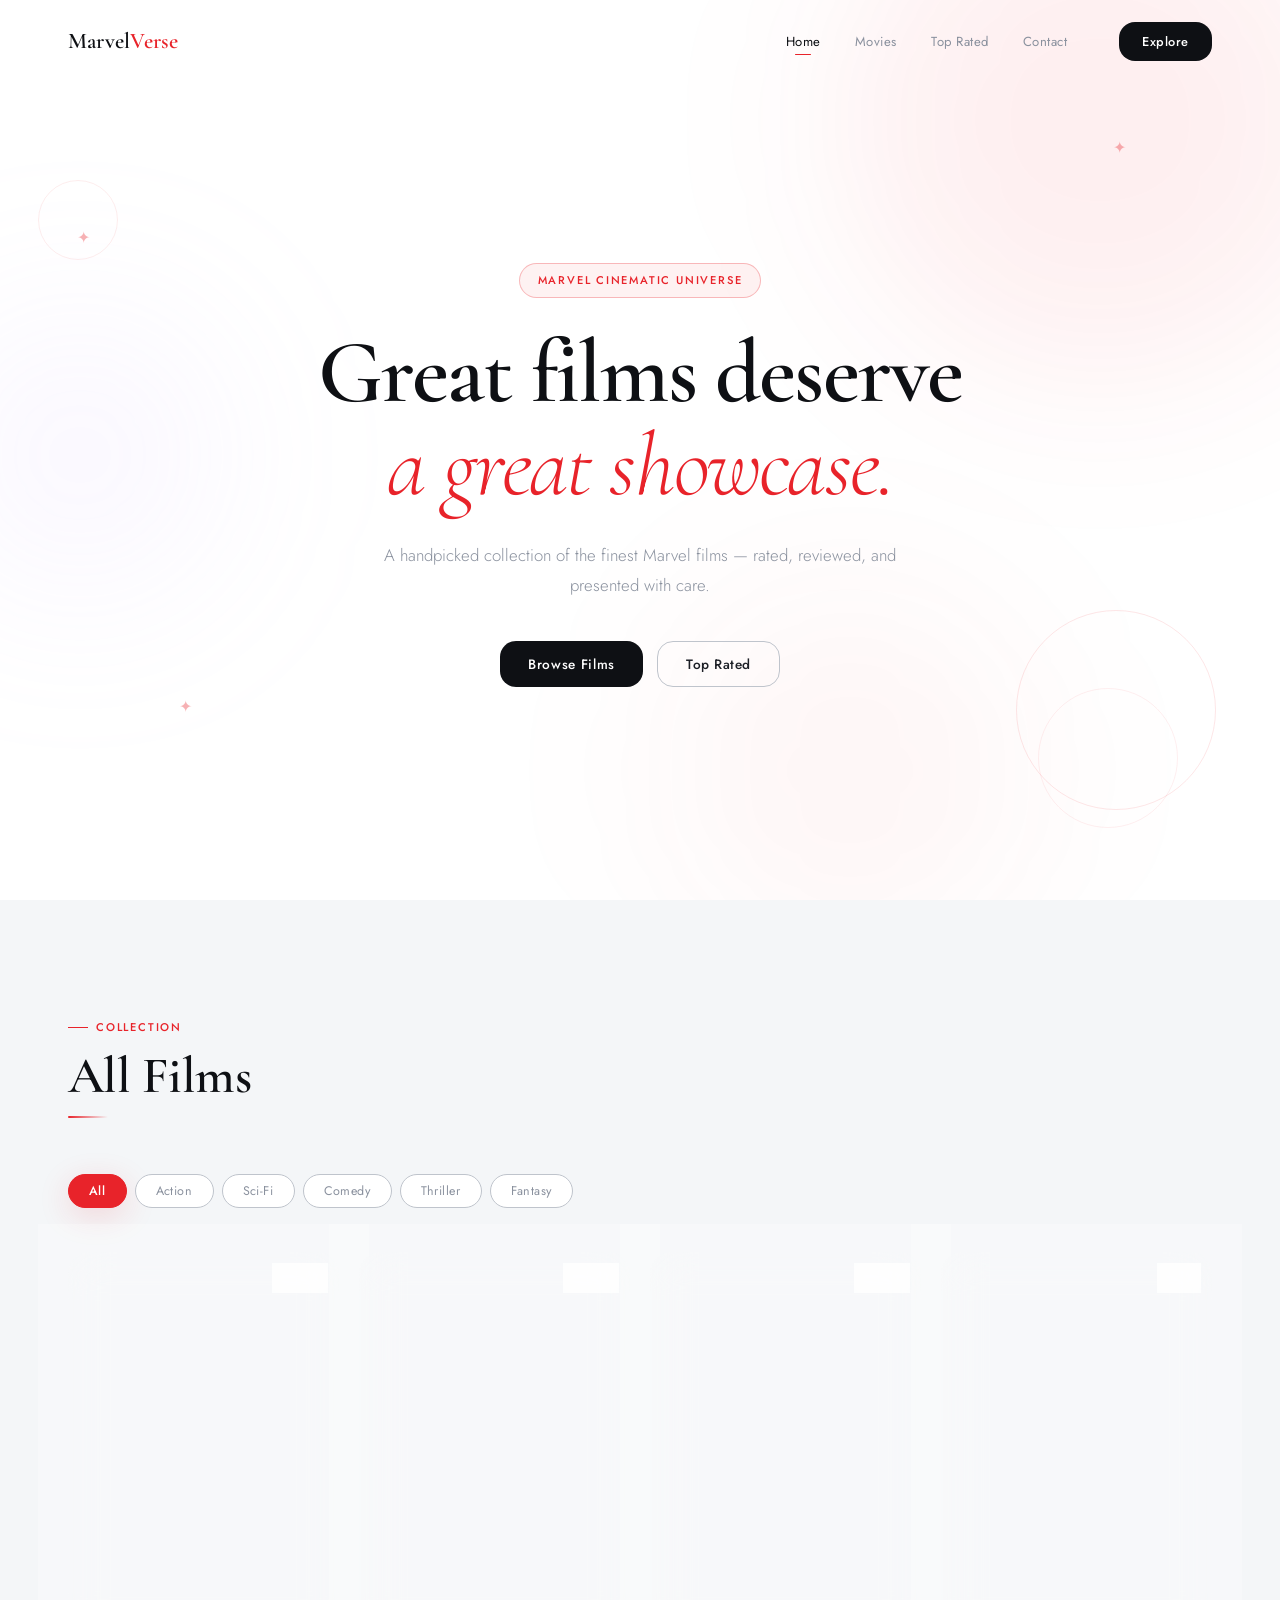
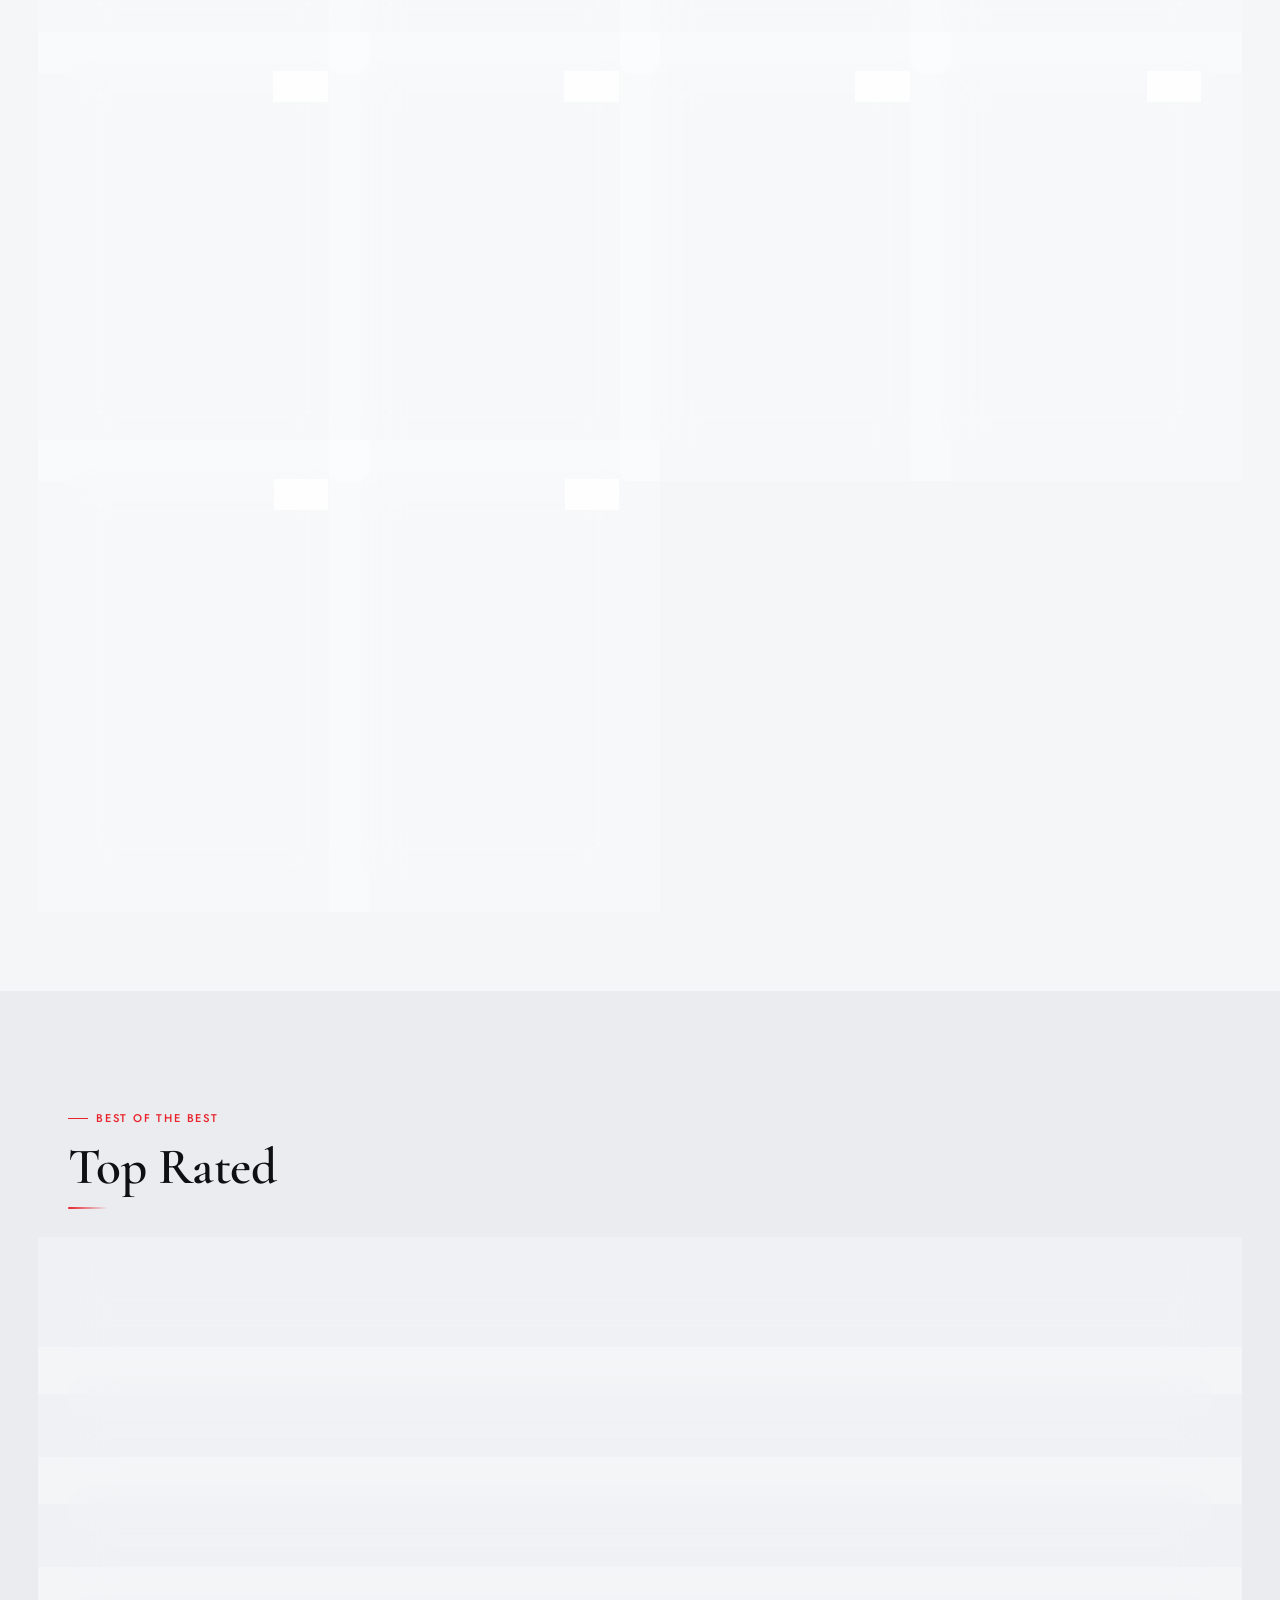
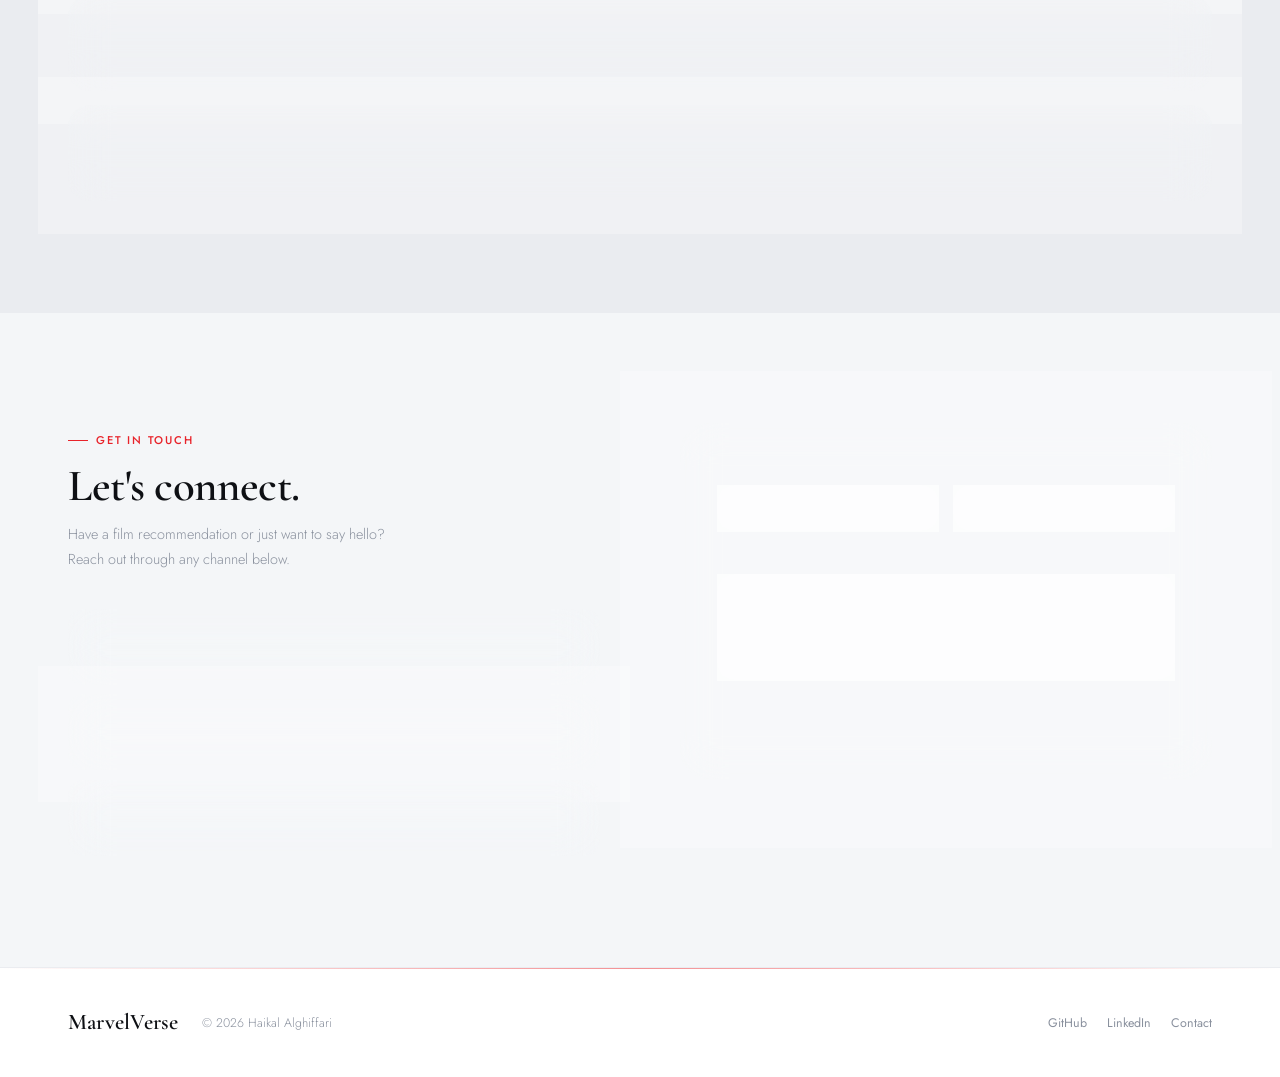
<file: index.html>
<!DOCTYPE html>
<html lang="en">
<head>
  <meta charset="UTF-8" />
  <meta name="viewport" content="width=device-width, initial-scale=1.0" />
  <title>MarvelVerse</title>
  <meta name="description" content="A curated Marvel film showcase by Haikal Alghiffari." />
  <!-- Performance hints -->
  <meta http-equiv="X-UA-Compatible" content="IE=edge" />
  <link rel="dns-prefetch" href="https://fonts.googleapis.com" />
  <link rel="dns-prefetch" href="https://fonts.gstatic.com" />
  <link rel="preconnect" href="https://fonts.googleapis.com" />
  <link rel="preconnect" href="https://fonts.gstatic.com" crossorigin />
  <!-- Only load weights actually used -->
  <link href="https://fonts.googleapis.com/css2?family=Cormorant+Garamond:ital,wght@0,400;0,600;1,400&family=Jost:wght@300;500&display=swap" rel="stylesheet" />
  <link rel="stylesheet" href="style.css" />
</head>
<body>

  <!-- NAVBAR -->
  <nav class="navbar" id="navbar">
    <div class="nav-container">
      <a href="#home" class="nav-logo">Marvel<span>Verse</span></a>
      <ul class="nav-menu" id="navMenu">
        <li><a href="#home" class="nav-link active">Home</a></li>
        <li><a href="#movies" class="nav-link">Movies</a></li>
        <li><a href="#toprated" class="nav-link">Top Rated</a></li>
        <li><a href="#contact" class="nav-link">Contact</a></li>
      </ul>
      <button class="nav-cta" onclick="scrollToSection('movies')">Explore</button>
      <button class="hamburger" id="hamburger" aria-label="Toggle menu">
        <span></span><span></span><span></span>
      </button>
    </div>
  </nav>

  <!-- HERO -->
  <section class="hero" id="home">
    <div class="hero-bg">
      <div class="blob blob-1"></div>
      <div class="blob blob-2"></div>
      <div class="blob blob-3"></div>
      <!-- Aqua decorative siluet shapes -->
      <div class="aqua-shape aqua-shape-1"></div>
      <div class="aqua-shape aqua-shape-2"></div>
      <div class="aqua-shape aqua-shape-3"></div>
      <span class="aqua-cross aqua-cross-1">✦</span>
      <span class="aqua-cross aqua-cross-2">✦</span>
      <span class="aqua-cross aqua-cross-3">✦</span>
    </div>
    <div class="hero-inner">
      <div class="hero-text">
        <span class="hero-label">Marvel Cinematic Universe</span>
        <h1>Great films deserve<br><em>a great showcase.</em></h1>
        <p>A handpicked collection of the finest Marvel films — rated, reviewed, and presented with care.</p>
        <div class="hero-actions">
          <button class="btn-primary" onclick="scrollToSection('movies')">Browse Films</button>
          <button class="btn-outline" onclick="scrollToSection('toprated')">Top Rated</button>
        </div>
      </div>
    </div>
  </section>

  <!-- MOVIES -->
  <section class="section" id="movies">
    <div class="container">
      <div class="section-head">
        <span class="label">Collection</span>
        <h2>All Films</h2>
        <span class="aqua-line"></span>
      </div>
      <div class="filter-bar">
        <button class="filter-btn active" data-genre="all">All</button>
        <button class="filter-btn" data-genre="Action">Action</button>
        <button class="filter-btn" data-genre="Sci-Fi">Sci-Fi</button>
        <button class="filter-btn" data-genre="Comedy">Comedy</button>
        <button class="filter-btn" data-genre="Thriller">Thriller</button>
        <button class="filter-btn" data-genre="Fantasy">Fantasy</button>
      </div>
      <div class="movies-grid" id="moviesGrid"></div>
    </div>
  </section>

  <!-- TOP RATED -->
  <section class="section section-alt" id="toprated">
    <div class="container">
      <div class="section-head">
        <span class="label">Best of the Best</span>
        <h2>Top Rated</h2>
        <span class="aqua-line"></span>
      </div>
      <div class="toprated-list" id="topratedList"></div>
    </div>
  </section>

  <!-- CONTACT -->
  <section class="section" id="contact">
    <div class="container">
      <div class="contact-wrap">
        <div class="contact-left">
          <span class="label">Get in Touch</span>
          <h2>Let's connect.</h2>
          <p>Have a film recommendation or just want to say hello? Reach out through any channel below.</p>
          <div class="contact-links">
            <a href="https://wa.me/6281222886240" target="_blank" rel="noopener" class="contact-link">
              <div class="cl-icon wa-icon">
                <svg viewBox="0 0 24 24" fill="currentColor" width="20" height="20"><path d="M17.472 14.382c-.297-.149-1.758-.867-2.03-.967-.273-.099-.471-.148-.67.15-.197.297-.767.966-.94 1.164-.173.199-.347.223-.644.075-.297-.15-1.255-.463-2.39-1.475-.883-.788-1.48-1.761-1.653-2.059-.173-.297-.018-.458.13-.606.134-.133.298-.347.446-.52.149-.174.198-.298.298-.497.099-.198.05-.371-.025-.52-.075-.149-.669-1.612-.916-2.207-.242-.579-.487-.5-.669-.51-.173-.008-.371-.01-.57-.01-.198 0-.52.074-.792.372-.272.297-1.04 1.016-1.04 2.479 0 1.462 1.065 2.875 1.213 3.074.149.198 2.096 3.2 5.077 4.487.709.306 1.262.489 1.694.625.712.227 1.36.195 1.871.118.571-.085 1.758-.719 2.006-1.413.248-.694.248-1.289.173-1.413-.074-.124-.272-.198-.57-.347m-5.421 7.403h-.004a9.87 9.87 0 01-5.031-1.378l-.361-.214-3.741.982.998-3.648-.235-.374a9.86 9.86 0 01-1.51-5.26c.001-5.45 4.436-9.884 9.888-9.884 2.64 0 5.122 1.03 6.988 2.898a9.825 9.825 0 012.893 6.994c-.003 5.45-4.437 9.884-9.885 9.884m8.413-18.297A11.815 11.815 0 0012.05 0C5.495 0 .16 5.335.157 11.892c0 2.096.547 4.142 1.588 5.945L.057 24l6.305-1.654a11.882 11.882 0 005.683 1.448h.005c6.554 0 11.89-5.335 11.893-11.893a11.821 11.821 0 00-3.48-8.413z"/></svg>
              </div>
              <div class="cl-info">
                <span class="cl-label">WhatsApp</span>
                <span class="cl-value">081222886240</span>
              </div>
            </a>
            <a href="https://instagram.com/haikallghffri" target="_blank" rel="noopener" class="contact-link">
              <div class="cl-icon ig-icon">
                <svg viewBox="0 0 24 24" fill="currentColor" width="20" height="20"><path d="M12 2.163c3.204 0 3.584.012 4.85.07 3.252.148 4.771 1.691 4.919 4.919.058 1.265.069 1.645.069 4.849 0 3.205-.012 3.584-.069 4.849-.149 3.225-1.664 4.771-4.919 4.919-1.266.058-1.644.07-4.85.07-3.204 0-3.584-.012-4.849-.07-3.26-.149-4.771-1.699-4.919-4.92-.058-1.265-.07-1.644-.07-4.849 0-3.204.013-3.583.07-4.849.149-3.227 1.664-4.771 4.919-4.919 1.266-.057 1.645-.069 4.849-.069zm0-2.163c-3.259 0-3.667.014-4.947.072-4.358.2-6.78 2.618-6.98 6.98-.059 1.281-.073 1.689-.073 4.948 0 3.259.014 3.668.072 4.948.2 4.358 2.618 6.78 6.98 6.98 1.281.058 1.689.072 4.948.072 3.259 0 3.668-.014 4.948-.072 4.354-.2 6.782-2.618 6.979-6.98.059-1.28.073-1.689.073-4.948 0-3.259-.014-3.667-.072-4.947-.196-4.354-2.617-6.78-6.979-6.98-1.281-.059-1.69-.073-4.949-.073zm0 5.838c-3.403 0-6.162 2.759-6.162 6.162s2.759 6.163 6.162 6.163 6.162-2.759 6.162-6.163c0-3.403-2.759-6.162-6.162-6.162zm0 10.162c-2.209 0-4-1.79-4-4 0-2.209 1.791-4 4-4s4 1.791 4 4c0 2.21-1.791 4-4 4zm6.406-11.845c-.796 0-1.441.645-1.441 1.44s.645 1.44 1.441 1.44c.795 0 1.439-.645 1.439-1.44s-.644-1.44-1.439-1.44z"/></svg>
              </div>
              <div class="cl-info">
                <span class="cl-label">Instagram</span>
                <span class="cl-value">@haikallghffri</span>
              </div>
            </a>
            <a href="https://www.linkedin.com/in/haikal-alghiffari-sunggoro-9504b1319" target="_blank" rel="noopener" class="contact-link">
              <div class="cl-icon li-icon">
                <svg viewBox="0 0 24 24" fill="currentColor" width="20" height="20"><path d="M20.447 20.452h-3.554v-5.569c0-1.328-.027-3.037-1.852-3.037-1.853 0-2.136 1.445-2.136 2.939v5.667H9.351V9h3.414v1.561h.046c.477-.9 1.637-1.85 3.37-1.85 3.601 0 4.267 2.37 4.267 5.455v6.286zM5.337 7.433c-1.144 0-2.063-.926-2.063-2.065 0-1.138.92-2.063 2.063-2.063 1.14 0 2.064.925 2.064 2.063 0 1.139-.925 2.065-2.064 2.065zm1.782 13.019H3.555V9h3.564v11.452zM22.225 0H1.771C.792 0 0 .774 0 1.729v20.542C0 23.227.792 24 1.771 24h20.451C23.2 24 24 23.227 24 22.271V1.729C24 .774 23.2 0 22.222 0h.003z"/></svg>
              </div>
              <div class="cl-info">
                <span class="cl-label">LinkedIn</span>
                <span class="cl-value">Haikal Alghiffari</span>
              </div>
            </a>
          </div>
        </div>
        <div class="contact-right">
          <form class="contact-form" id="contactForm" onsubmit="handleForm(event)">
            <div class="form-row">
              <div class="form-group">
                <label>Name</label>
                <input type="text" placeholder="Your name" required />
              </div>
              <div class="form-group">
                <label>Email</label>
                <input type="email" placeholder="you@email.com" required />
              </div>
            </div>
            <div class="form-group">
              <label>Message</label>
              <textarea rows="4" placeholder="Your message..." required></textarea>
            </div>
            <button type="submit" class="btn-primary btn-full">Send Message</button>
          </form>
          <div class="form-success" id="formSuccess">
            <div class="success-check">✓</div>
            <h3>Message sent!</h3>
            <p>Thank you! Your message has been received.</p>
          </div>
        </div>
      </div>
    </div>
  </section>

  <!-- FOOTER -->
  <footer class="footer">
    <div class="container">
      <div class="footer-inner">
        <span class="nav-logo">MarvelVerse</span>
        <p>© 2026 Haikal Alghiffari</p>
        <div class="footer-links">
          <a href="https://github.com/Haikalalghiffari" target="_blank" rel="noopener">GitHub</a>
          <a href="https://www.linkedin.com/in/haikal-alghiffari-sunggoro-9504b1319" target="_blank" rel="noopener">LinkedIn</a>
          <a href="#contact">Contact</a>
        </div>
      </div>
    </div>
  </footer>

  <!-- MODAL -->
  <div class="modal-overlay" id="modalOverlay" onclick="closeModal(event)">
    <div class="modal-box" id="modalBox">
      <button class="modal-close" onclick="closeModalDirect()">✕</button>
      <div class="modal-poster-wrap" id="modalPosterWrap">
        <div class="modal-poster" id="modalPoster"></div>
      </div>
      <div class="modal-body">
        <div class="modal-tags" id="modalTags"></div>
        <h2 class="modal-title" id="modalTitle"></h2>
        <div class="modal-meta" id="modalMeta"></div>
        <p class="modal-synopsis" id="modalSynopsis"></p>
        <div class="modal-stats" id="modalStats"></div>
      </div>
    </div>
  </div>

  <!-- BACK TO TOP -->
  <button class="back-top" id="backTop" onclick="scrollToSection('home')" aria-label="Back to top">↑</button>

  <script src="script.js"></script>
</body>
</html>
</file>
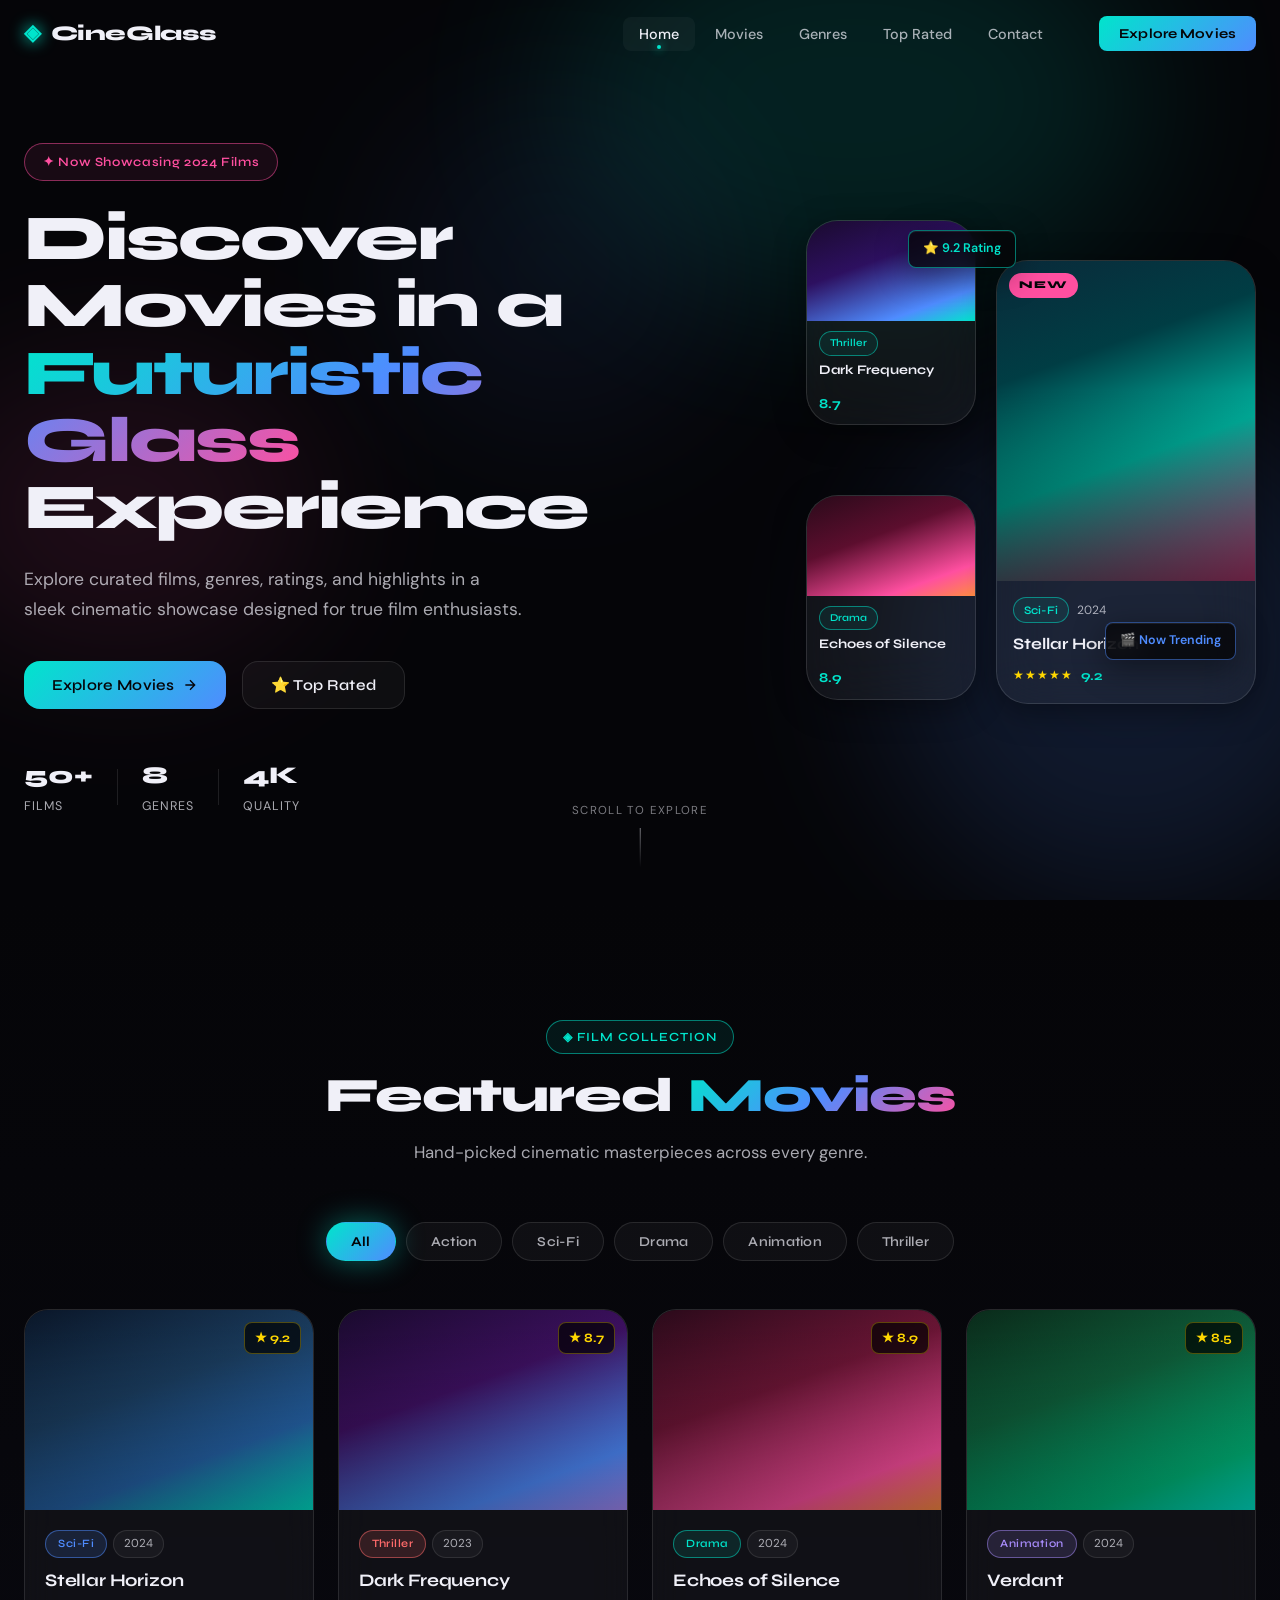
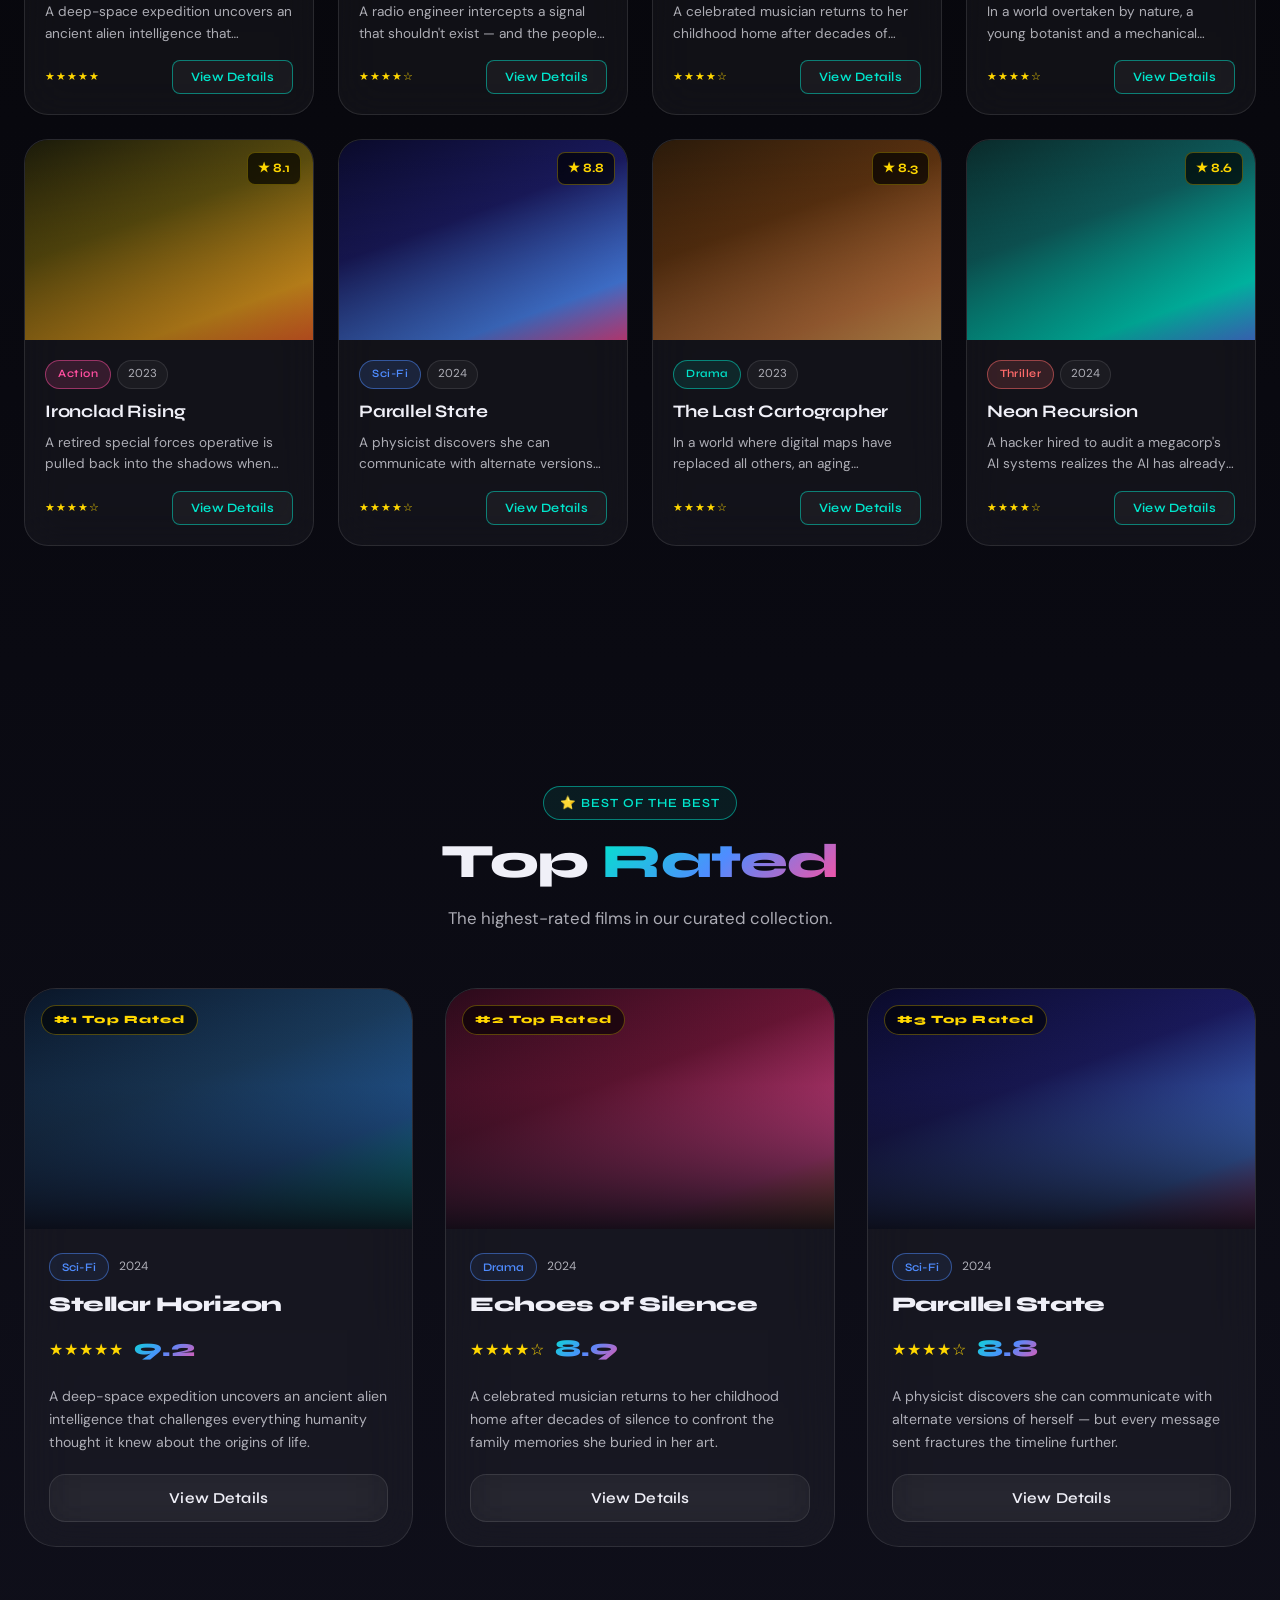
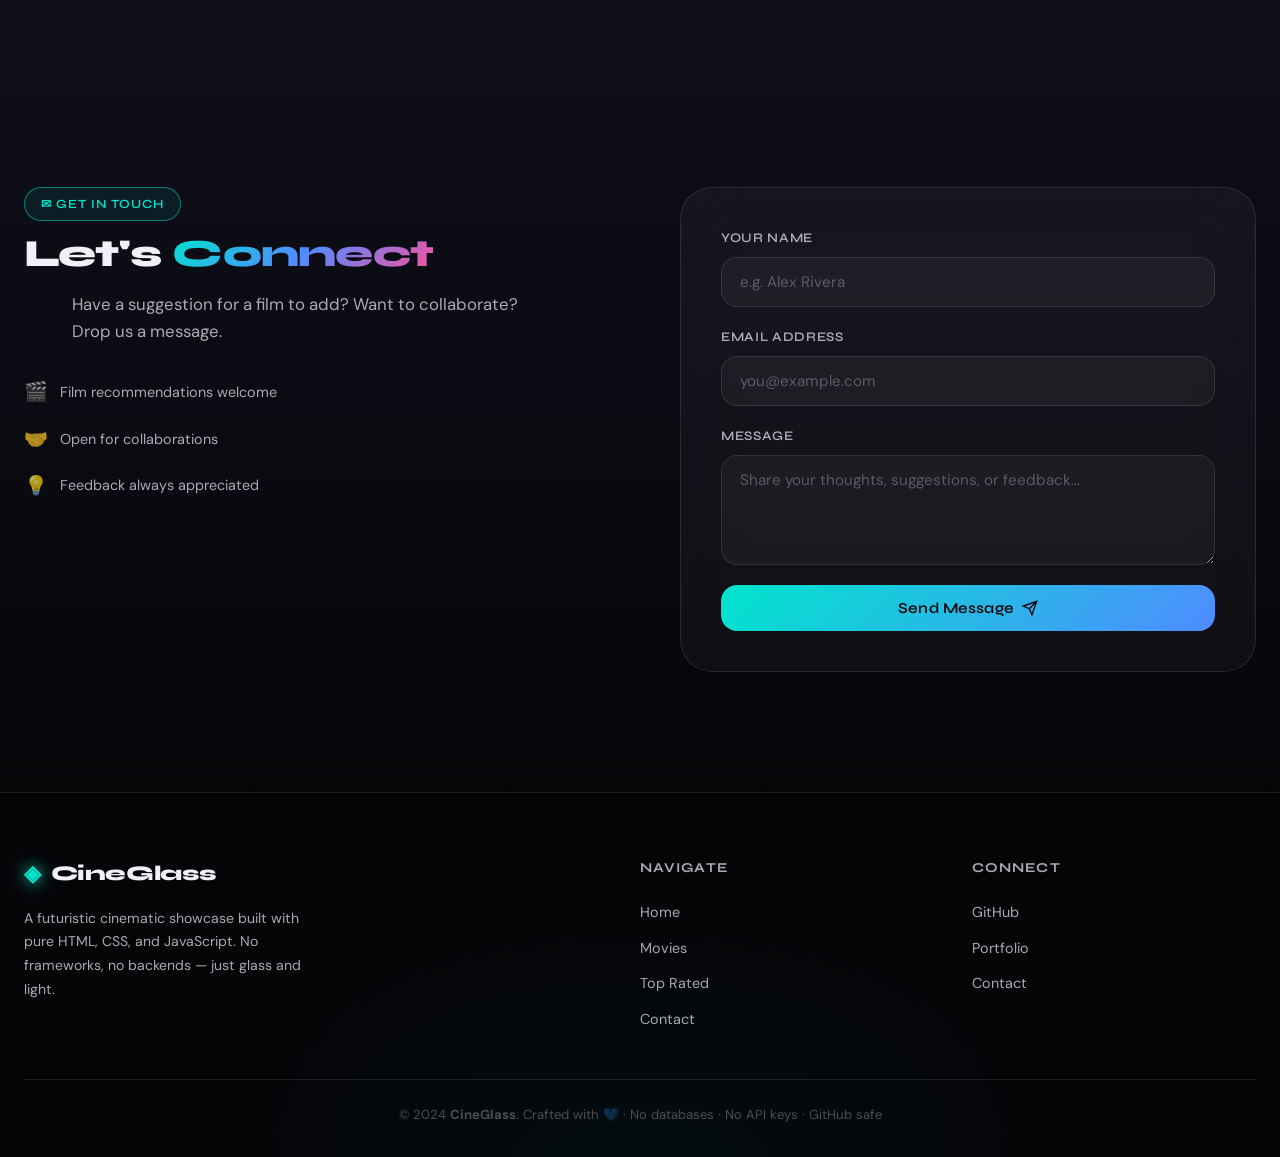
<file: cineglass/index.html>
<!DOCTYPE html>
<html lang="en">
<head>
  <meta charset="UTF-8" />
  <meta name="viewport" content="width=device-width, initial-scale=1.0" />
  <title>CineGlass — Movie Showcase</title>
  <meta name="description" content="Discover Movies in a Futuristic Glass Experience. Explore curated films, genres, ratings, and highlights." />
  <link rel="preconnect" href="https://fonts.googleapis.com" />
  <link rel="preconnect" href="https://fonts.gstatic.com" crossorigin />
  <link href="https://fonts.googleapis.com/css2?family=Syne:wght@400;600;700;800&family=DM+Sans:ital,opsz,wght@0,9..40,300;0,9..40,400;0,9..40,500;1,9..40,300&display=swap" rel="stylesheet" />
  <link rel="stylesheet" href="style.css" />
</head>
<body>

  <!-- ===== NAVBAR ===== -->
  <nav class="navbar" id="navbar">
    <div class="nav-container">
      <a href="#home" class="nav-logo">
        <span class="logo-icon">◈</span>
        <span>CineGlass</span>
      </a>
      <ul class="nav-menu" id="navMenu">
        <li><a href="#home" class="nav-link active">Home</a></li>
        <li><a href="#movies" class="nav-link">Movies</a></li>
        <li><a href="#genres" class="nav-link">Genres</a></li>
        <li><a href="#toprated" class="nav-link">Top Rated</a></li>
        <li><a href="#contact" class="nav-link">Contact</a></li>
      </ul>
      <button class="nav-cta" onclick="scrollToSection('movies')">Explore Movies</button>
      <button class="hamburger" id="hamburger" aria-label="Toggle menu">
        <span></span><span></span><span></span>
      </button>
    </div>
  </nav>

  <!-- ===== HERO ===== -->
  <section class="hero" id="home">
    <div class="aurora-bg">
      <div class="aurora aurora-1"></div>
      <div class="aurora aurora-2"></div>
      <div class="aurora aurora-3"></div>
      <div class="aurora aurora-4"></div>
    </div>
    <div class="hero-content">
      <div class="hero-text">
        <div class="hero-badge">✦ Now Showcasing 2024 Films</div>
        <h1 class="hero-title">
          Discover Movies in a
          <span class="gradient-text">Futuristic Glass</span>
          Experience
        </h1>
        <p class="hero-subtitle">
          Explore curated films, genres, ratings, and highlights in a sleek cinematic showcase designed for true film enthusiasts.
        </p>
        <div class="hero-buttons">
          <button class="btn btn-primary" onclick="scrollToSection('movies')">
            <span>Explore Movies</span>
            <svg width="16" height="16" viewBox="0 0 24 24" fill="none" stroke="currentColor" stroke-width="2"><path d="M5 12h14M12 5l7 7-7 7"/></svg>
          </button>
          <button class="btn btn-ghost" onclick="scrollToSection('toprated')">
            <span>⭐ Top Rated</span>
          </button>
        </div>
        <div class="hero-stats">
          <div class="stat"><strong>50+</strong><span>Films</span></div>
          <div class="stat-divider"></div>
          <div class="stat"><strong>8</strong><span>Genres</span></div>
          <div class="stat-divider"></div>
          <div class="stat"><strong>4K</strong><span>Quality</span></div>
        </div>
      </div>
      <div class="hero-visual">
        <div class="mockup-card featured-mockup">
          <div class="mockup-poster gradient-poster-1">
            <div class="poster-overlay">
              <div class="poster-badge">NEW</div>
            </div>
          </div>
          <div class="mockup-info">
            <div class="mockup-meta">
              <span class="mockup-genre">Sci-Fi</span>
              <span class="mockup-year">2024</span>
            </div>
            <h3 class="mockup-title">Stellar Horizon</h3>
            <div class="mockup-rating">
              <span class="stars">★★★★★</span>
              <span class="rating-val">9.2</span>
            </div>
          </div>
        </div>
        <div class="mockup-card side-mockup sm-card">
          <div class="mockup-poster gradient-poster-2"></div>
          <div class="mockup-info">
            <span class="mockup-genre">Thriller</span>
            <h3 class="mockup-title">Dark Frequency</h3>
            <span class="rating-val">8.7</span>
          </div>
        </div>
        <div class="mockup-card side-mockup sm-card-2">
          <div class="mockup-poster gradient-poster-3"></div>
          <div class="mockup-info">
            <span class="mockup-genre">Drama</span>
            <h3 class="mockup-title">Echoes of Silence</h3>
            <span class="rating-val">8.9</span>
          </div>
        </div>
        <div class="floating-tag tag-1">🎬 Now Trending</div>
        <div class="floating-tag tag-2">⭐ 9.2 Rating</div>
      </div>
    </div>
    <div class="scroll-hint">
      <span>Scroll to explore</span>
      <div class="scroll-line"></div>
    </div>
  </section>

  <!-- ===== MOVIES SECTION ===== -->
  <section class="section movies-section" id="movies">
    <div class="container">
      <div class="section-header">
        <div class="section-badge">◈ Film Collection</div>
        <h2 class="section-title">Featured <span class="gradient-text">Movies</span></h2>
        <p class="section-subtitle">Hand-picked cinematic masterpieces across every genre.</p>
      </div>

      <!-- GENRE FILTER -->
      <div class="genre-filters" id="genres">
        <button class="filter-btn active" data-genre="all">All</button>
        <button class="filter-btn" data-genre="Action">Action</button>
        <button class="filter-btn" data-genre="Sci-Fi">Sci-Fi</button>
        <button class="filter-btn" data-genre="Drama">Drama</button>
        <button class="filter-btn" data-genre="Animation">Animation</button>
        <button class="filter-btn" data-genre="Thriller">Thriller</button>
      </div>

      <!-- MOVIES GRID -->
      <div class="movies-grid" id="moviesGrid"></div>
    </div>
  </section>

  <!-- ===== TOP RATED SECTION ===== -->
  <section class="section toprated-section" id="toprated">
    <div class="container">
      <div class="section-header">
        <div class="section-badge">⭐ Best of the Best</div>
        <h2 class="section-title">Top <span class="gradient-text">Rated</span></h2>
        <p class="section-subtitle">The highest-rated films in our curated collection.</p>
      </div>
      <div class="toprated-grid" id="topratedGrid"></div>
    </div>
  </section>

  <!-- ===== CONTACT SECTION ===== -->
  <section class="section contact-section" id="contact">
    <div class="container">
      <div class="contact-wrapper">
        <div class="contact-info">
          <div class="section-badge">✉ Get in Touch</div>
          <h2 class="section-title">Let's <span class="gradient-text">Connect</span></h2>
          <p class="section-subtitle">Have a suggestion for a film to add? Want to collaborate? Drop us a message.</p>
          <div class="contact-features">
            <div class="contact-feature">
              <span class="cf-icon">🎬</span>
              <span>Film recommendations welcome</span>
            </div>
            <div class="contact-feature">
              <span class="cf-icon">🤝</span>
              <span>Open for collaborations</span>
            </div>
            <div class="contact-feature">
              <span class="cf-icon">💡</span>
              <span>Feedback always appreciated</span>
            </div>
          </div>
        </div>
        <div class="contact-form-wrapper">
          <form class="contact-form" id="contactForm" onsubmit="handleFormSubmit(event)">
            <div class="form-group">
              <label for="name">Your Name</label>
              <input type="text" id="name" name="name" placeholder="e.g. Alex Rivera" required />
            </div>
            <div class="form-group">
              <label for="email">Email Address</label>
              <input type="email" id="email" name="email" placeholder="you@example.com" required />
            </div>
            <div class="form-group">
              <label for="message">Message</label>
              <textarea id="message" name="message" rows="4" placeholder="Share your thoughts, suggestions, or feedback..." required></textarea>
            </div>
            <button type="submit" class="btn btn-primary btn-full">
              <span>Send Message</span>
              <svg width="16" height="16" viewBox="0 0 24 24" fill="none" stroke="currentColor" stroke-width="2"><path d="M22 2L11 13M22 2l-7 20-4-9-9-4 20-7z"/></svg>
            </button>
          </form>
          <div class="form-success" id="formSuccess">
            <div class="success-icon">✓</div>
            <h3>Message Received!</h3>
            <p>Thank you! Your message has been received. We'll get back to you soon.</p>
          </div>
        </div>
      </div>
    </div>
  </section>

  <!-- ===== FOOTER ===== -->
  <footer class="footer">
    <div class="footer-aurora"></div>
    <div class="container">
      <div class="footer-content">
        <div class="footer-brand">
          <a href="#home" class="nav-logo">
            <span class="logo-icon">◈</span>
            <span>CineGlass</span>
          </a>
          <p>A futuristic cinematic showcase built with pure HTML, CSS, and JavaScript. No frameworks, no backends — just glass and light.</p>
        </div>
        <div class="footer-links">
          <h4>Navigate</h4>
          <ul>
            <li><a href="#home">Home</a></li>
            <li><a href="#movies">Movies</a></li>
            <li><a href="#toprated">Top Rated</a></li>
            <li><a href="#contact">Contact</a></li>
          </ul>
        </div>
        <div class="footer-links">
          <h4>Connect</h4>
          <ul>
            <li><a href="https://github.com" target="_blank" rel="noopener">GitHub</a></li>
            <li><a href="#" target="_blank" rel="noopener">Portfolio</a></li>
            <li><a href="#contact">Contact</a></li>
          </ul>
        </div>
      </div>
      <div class="footer-bottom">
        <p>© 2024 <strong>CineGlass</strong>. Crafted with 💙 · No databases · No API keys · GitHub safe</p>
      </div>
    </div>
  </footer>

  <!-- ===== MODAL ===== -->
  <div class="modal-overlay" id="modalOverlay" onclick="closeModal(event)">
    <div class="modal-glass" id="modalContent">
      <button class="modal-close" onclick="closeModalDirect()" aria-label="Close modal">✕</button>
      <div class="modal-poster" id="modalPoster"></div>
      <div class="modal-body">
        <div class="modal-tags" id="modalTags"></div>
        <h2 class="modal-title" id="modalTitle"></h2>
        <div class="modal-meta" id="modalMeta"></div>
        <p class="modal-synopsis" id="modalSynopsis"></p>
        <div class="modal-details" id="modalDetails"></div>
      </div>
    </div>
  </div>

  <!-- ===== BACK TO TOP ===== -->
  <button class="back-to-top" id="backToTop" onclick="scrollToSection('home')" aria-label="Back to top">
    <svg width="20" height="20" viewBox="0 0 24 24" fill="none" stroke="currentColor" stroke-width="2"><path d="M18 15l-6-6-6 6"/></svg>
  </button>

  <script src="script.js"></script>
</body>
</html>
</file>
<file: style.css>
/* =============================================
   CINEGLASS — Elegant Liquid Glass + Marvel Red
   style.css
   ============================================= */

@import url('https://fonts.googleapis.com/css2?family=Cormorant+Garamond:ital,wght@0,300;0,400;0,600;0,700;1,300;1,400;1,600&family=Jost:wght@300;400;500;600&display=swap');

:root {
  --white: #ffffff;
  --off-white: #f4f6f8;
  --light: #eaecf0;
  --mid: #bfc4cc;
  --subtle: #8a919e;
  --dark: #1c1f26;
  --darker: #0e1014;

  /* Marvel Red accent */
  --aqua: #e8232a;
  --aqua-light: #ff3d44;
  --aqua-dim: rgba(232, 35, 42, 0.18);
  --aqua-faint: rgba(232, 35, 42, 0.06);
  --aqua-border: rgba(232, 35, 42, 0.28);
  --aqua-glow: 0 0 24px rgba(232, 35, 42, 0.18);

  /* Liquid glass */
  --liquid: rgba(255, 255, 255, 0.28);
  --liquid-border: rgba(255, 255, 255, 0.55);
  --liquid-inner: rgba(255, 255, 255, 0.12);
  --glass-nav: rgba(244, 246, 248, 0.82);

  --blur: blur(20px);
  --blur-heavy: blur(36px);
  --blur-light: blur(10px);

  --radius: 16px;
  --radius-lg: 22px;
  --radius-xl: 30px;

  /* Elegant fonts */
  --font-display: 'Cormorant Garamond', serif;
  --font-body: 'Jost', sans-serif;

  --shadow: 0 2px 20px rgba(0,0,0,0.05);
  --shadow-md: 0 8px 40px rgba(0,0,0,0.09);
  --shadow-lg: 0 20px 64px rgba(0,0,0,0.13);
  --shadow-aqua: 0 8px 32px rgba(232,35,42,0.15);

  --ease: cubic-bezier(0.4, 0, 0.2, 1);
  --t: all 0.3s var(--ease);
}

/* ===== RESET ===== */
*, *::before, *::after { box-sizing: border-box; margin: 0; padding: 0; }
html { scroll-behavior: smooth; overflow-x: hidden; }
body {
  font-family: var(--font-body);
  background: var(--off-white);
  color: var(--dark);
  line-height: 1.65;
  -webkit-font-smoothing: antialiased;
}
a { text-decoration: none; color: inherit; }
ul { list-style: none; }
button { cursor: pointer; border: none; background: none; font-family: inherit; }
input, textarea { font-family: inherit; }

::-webkit-scrollbar { width: 4px; }
::-webkit-scrollbar-track { background: var(--light); }
::-webkit-scrollbar-thumb { background: var(--aqua-border); border-radius: 2px; }

/* ===== LAYOUT ===== */
.container { max-width: 1200px; margin: 0 auto; padding: 0 28px; }
.section { padding: 110px 0; }
.section-alt { background: var(--light); }

.section-head { margin-bottom: 56px; }
.section-head h2 {
  font-family: var(--font-display);
  font-size: clamp(2.4rem, 4vw, 3.4rem);
  font-weight: 600;
  color: var(--darker);
  line-height: 1.08;
  letter-spacing: -0.01em;
}
.label {
  display: inline-flex;
  align-items: center;
  gap: 8px;
  font-family: var(--font-body);
  font-size: 0.7rem;
  font-weight: 500;
  letter-spacing: 0.16em;
  text-transform: uppercase;
  color: var(--aqua);
  margin-bottom: 12px;
}
.label::before {
  content: '';
  display: inline-block;
  width: 20px; height: 1px;
  background: var(--aqua);
}

/* ===== AQUA DECORATIVE ELEMENTS ===== */
/* Thin aqua line accent used across sections */
.aqua-line {
  display: block;
  width: 40px; height: 2px;
  background: linear-gradient(90deg, var(--aqua), transparent);
  margin-top: 12px;
  border-radius: 2px;
}

/* ===== BUTTONS ===== */
.btn-primary {
  display: inline-flex;
  align-items: center;
  gap: 8px;
  padding: 12px 28px;
  background: var(--darker);
  color: var(--white);
  border-radius: var(--radius);
  font-family: var(--font-body);
  font-size: 0.85rem;
  font-weight: 500;
  letter-spacing: 0.05em;
  transition: var(--t);
  position: relative;
  overflow: hidden;
}
.btn-primary::after {
  content: '';
  position: absolute;
  bottom: 0; left: 0; right: 0;
  height: 2px;
  background: linear-gradient(90deg, var(--aqua), var(--aqua-light));
  transform: scaleX(0);
  transform-origin: left;
  transition: transform 0.3s var(--ease);
}
.btn-primary:hover { transform: translateY(-2px); box-shadow: var(--shadow-md); }
.btn-primary:hover::after { transform: scaleX(1); }

.btn-outline {
  display: inline-flex;
  align-items: center;
  gap: 8px;
  padding: 12px 28px;
  background: transparent;
  color: var(--dark);
  border: 1px solid var(--mid);
  border-radius: var(--radius);
  font-family: var(--font-body);
  font-size: 0.85rem;
  font-weight: 500;
  letter-spacing: 0.04em;
  transition: var(--t);
}
.btn-outline:hover {
  border-color: var(--aqua);
  color: var(--aqua);
  background: var(--aqua-faint);
  box-shadow: var(--aqua-glow);
  transform: translateY(-2px);
}
.btn-full { width: 100%; justify-content: center; }

/* ===== NAVBAR ===== */
.navbar {
  position: fixed;
  top: 0; left: 0; right: 0;
  z-index: 900;
  padding: 22px 0;
  transition: var(--t);
}
.navbar.scrolled {
  background: var(--glass-nav);
  backdrop-filter: var(--blur);
  -webkit-backdrop-filter: var(--blur);
  border-bottom: 1px solid rgba(0,200,180,0.1);
  padding: 14px 0;
  box-shadow: 0 1px 32px rgba(0,0,0,0.06);
}
.nav-container {
  max-width: 1200px;
  margin: 0 auto;
  padding: 0 28px;
  display: flex;
  align-items: center;
  gap: 36px;
}
.nav-logo {
  font-family: var(--font-display);
  font-size: 1.4rem;
  font-weight: 600;
  color: var(--darker);
  letter-spacing: 0.01em;
  white-space: nowrap;
  position: relative;
}
.nav-logo span {
  color: var(--aqua);
}
.nav-menu {
  display: flex;
  align-items: center;
  gap: 2px;
  margin-left: auto;
}
.nav-link {
  padding: 7px 16px;
  font-family: var(--font-body);
  font-size: 0.82rem;
  font-weight: 400;
  letter-spacing: 0.04em;
  color: var(--subtle);
  border-radius: 8px;
  transition: var(--t);
  position: relative;
}
.nav-link::after {
  content: '';
  position: absolute;
  bottom: 3px; left: 50%; transform: translateX(-50%);
  width: 0; height: 1.5px;
  background: var(--aqua);
  transition: width 0.25s var(--ease);
  border-radius: 1px;
}
.nav-link:hover { color: var(--darker); }
.nav-link:hover::after, .nav-link.active::after { width: 16px; }
.nav-link.active { color: var(--darker); }
.nav-cta {
  padding: 9px 22px;
  background: var(--darker);
  color: var(--white);
  border-radius: var(--radius);
  font-family: var(--font-body);
  font-size: 0.8rem;
  font-weight: 500;
  letter-spacing: 0.04em;
  transition: var(--t);
  white-space: nowrap;
  border: 1px solid transparent;
}
.nav-cta:hover {
  background: transparent;
  color: var(--aqua);
  border-color: var(--aqua);
  box-shadow: var(--aqua-glow);
}
.hamburger { display: none; flex-direction: column; gap: 5px; padding: 6px; margin-left: auto; }
.hamburger span { display: block; width: 22px; height: 1px; background: var(--darker); border-radius: 1px; transition: var(--t); }
.hamburger.active span:nth-child(1) { transform: translateY(6px) rotate(45deg); background: var(--aqua); }
.hamburger.active span:nth-child(2) { opacity: 0; }
.hamburger.active span:nth-child(3) { transform: translateY(-6px) rotate(-45deg); background: var(--aqua); }

/* ===== HERO ===== */
.hero {
  min-height: 100vh;
  display: flex;
  align-items: center;
  position: relative;
  overflow: hidden;
  padding: 130px 28px 80px;
  background: var(--white);
}
.hero-bg {
  position: absolute; inset: 0;
  overflow: hidden; z-index: 0;
}
.blob {
  position: absolute;
  border-radius: 50%;
  filter: blur(90px);
}
.blob-1 { width: 520px; height: 520px; background: rgba(232,35,42,0.07); top: -140px; right: -80px; }
.blob-2 { width: 380px; height: 380px; background: rgba(232,35,42,0.04); bottom: -60px; right: 240px; }
.blob-3 { width: 280px; height: 280px; background: rgba(200,180,255,0.1); top: 35%; left: -60px; }

/* aqua siluet decorative shapes */
.aqua-shape {
  position: absolute;
  z-index: 0;
  pointer-events: none;
}
.aqua-shape-1 {
  right: 5%;
  bottom: 10%;
  width: 200px; height: 200px;
  border-radius: 50%;
  border: 1px solid var(--aqua-border);
  opacity: 0.4;
}
.aqua-shape-2 {
  right: 8%;
  bottom: 8%;
  width: 140px; height: 140px;
  border-radius: 50%;
  border: 1px solid var(--aqua-border);
  opacity: 0.25;
}
.aqua-shape-3 {
  left: 3%;
  top: 20%;
  width: 80px; height: 80px;
  border-radius: 50%;
  border: 1px solid var(--aqua-border);
  opacity: 0.3;
}
.aqua-cross {
  position: absolute;
  color: var(--aqua);
  font-size: 1rem;
  opacity: 0.35;
  font-weight: 300;
}
.aqua-cross-1 { top: 25%; left: 6%; }
.aqua-cross-2 { bottom: 20%; left: 14%; }
.aqua-cross-3 { top: 15%; right: 12%; }

.hero-inner {
  max-width: 860px;
  margin: 0 auto;
  width: 100%;
  display: flex;
  flex-direction: column;
  align-items: center;
  text-align: center;
  position: relative;
  z-index: 1;
}
.hero-label {
  display: inline-flex;
  align-items: center;
  gap: 8px;
  font-family: var(--font-body);
  font-size: 0.7rem;
  font-weight: 500;
  letter-spacing: 0.16em;
  text-transform: uppercase;
  color: var(--aqua);
  margin-bottom: 28px;
  padding: 7px 18px;
  background: var(--aqua-faint);
  border-radius: 100px;
  border: 1px solid var(--aqua-border);
}
.hero-text h1 {
  font-family: var(--font-display);
  font-size: clamp(3.8rem, 7vw, 6.4rem);
  font-weight: 600;
  color: var(--darker);
  line-height: 1.04;
  letter-spacing: -0.02em;
  margin-bottom: 28px;
}
.hero-text h1 em {
  font-style: italic;
  font-weight: 300;
  color: var(--aqua);
}
.hero-text p {
  font-size: 1.05rem;
  font-weight: 300;
  color: var(--subtle);
  line-height: 1.8;
  max-width: 520px;
  margin: 0 auto 40px;
}
.hero-actions { display: flex; gap: 14px; flex-wrap: wrap; justify-content: center; }

/* hero card stack removed */

/* ===== FILTER BAR ===== */
.filter-bar { display:flex; gap:8px; flex-wrap:wrap; margin-bottom:44px; }
.filter-btn {
  padding: 7px 20px;
  border-radius: 100px;
  font-family: var(--font-body);
  font-size: 0.78rem;
  font-weight: 400;
  letter-spacing: 0.04em;
  border: 1px solid var(--mid);
  color: var(--subtle);
  background: var(--white);
  transition: var(--t);
}
.filter-btn:hover { border-color: var(--aqua); color: var(--aqua); }
.filter-btn.active {
  background: var(--aqua);
  border-color: var(--aqua);
  color: var(--white);
  font-weight: 500;
  box-shadow: var(--shadow-aqua);
}

/* ===== MOVIE CARD — LIQUID GLASS ===== */
.movies-grid {
  display: grid;
  grid-template-columns: repeat(auto-fill, minmax(270px, 1fr));
  gap: 20px;
}
.movie-card {
  background: var(--liquid);
  backdrop-filter: var(--blur);
  -webkit-backdrop-filter: var(--blur);
  border: 1px solid var(--liquid-border);
  border-radius: var(--radius-lg);
  overflow: hidden;
  transition: var(--t);
  cursor: pointer;
  box-shadow: var(--shadow), inset 0 1px 0 rgba(255,255,255,0.7);
  position: relative;
}
/* Aqua shimmer line on top of card */
.movie-card::before {
  content: '';
  position: absolute;
  top: 0; left: 0; right: 0;
  height: 2px;
  background: linear-gradient(90deg, transparent, var(--aqua), transparent);
  opacity: 0;
  transition: opacity 0.3s var(--ease);
  z-index: 2;
}
.movie-card:hover {
  transform: translateY(-7px);
  box-shadow: var(--shadow-lg), inset 0 1px 0 rgba(255,255,255,0.8), var(--aqua-glow);
  border-color: rgba(0,200,180,0.25);
}
.movie-card:hover::before { opacity: 1; }

.card-poster {
  height: 195px;
  position: relative;
  overflow: hidden;
  background: var(--light);
}
.card-poster img {
  width: 100%; height: 100%;
  object-fit: cover; display: block;
  transition: transform 0.5s var(--ease);
}
.movie-card:hover .card-poster img { transform: scale(1.04); }
.poster-fallback { width:100%; height:100%; }
.card-rating {
  position: absolute;
  top: 10px; right: 10px;
  background: rgba(255,255,255,0.75);
  backdrop-filter: blur(8px);
  border: 1px solid rgba(255,255,255,0.9);
  border-radius: 8px;
  padding: 4px 10px;
  font-family: var(--font-body);
  font-size: 0.75rem;
  font-weight: 600;
  color: #b8903a;
}
.card-body { padding: 18px; }
.card-meta { display:flex; gap:8px; align-items:center; margin-bottom:10px; flex-wrap:wrap; }
.card-genre-tag {
  font-family: var(--font-body);
  font-size: 0.65rem;
  font-weight: 500;
  letter-spacing: 0.08em;
  text-transform: uppercase;
  color: var(--aqua);
  padding: 3px 10px;
  border: 1px solid var(--aqua-border);
  border-radius: 100px;
  background: var(--aqua-faint);
}
.card-year-tag { font-size: 0.72rem; color: var(--subtle); font-weight: 300; }
.card-title {
  font-family: var(--font-display);
  font-size: 1.1rem;
  font-weight: 600;
  color: var(--darker);
  margin-bottom: 8px;
  line-height: 1.25;
  letter-spacing: -0.01em;
}
.card-desc {
  font-size: 0.8rem;
  font-weight: 300;
  color: var(--subtle);
  line-height: 1.65;
  margin-bottom: 16px;
  display: -webkit-box;
  -webkit-line-clamp: 2;
  -webkit-box-orient: vertical;
  overflow: hidden;
}
.card-footer { display:flex; justify-content:flex-end; }
.btn-detail {
  font-family: var(--font-body);
  font-size: 0.75rem;
  font-weight: 500;
  letter-spacing: 0.04em;
  color: var(--subtle);
  padding: 6px 16px;
  border: 1px solid var(--light);
  border-radius: var(--radius);
  background: rgba(255,255,255,0.6);
  transition: var(--t);
}
.btn-detail:hover {
  color: var(--aqua);
  border-color: var(--aqua-border);
  background: var(--aqua-faint);
}
.no-results { grid-column:1/-1; text-align:center; padding:60px; color:var(--subtle); font-size:0.9rem; font-weight:300; }

/* ===== TOP RATED ===== */
.toprated-list { display:flex; flex-direction:column; gap:14px; }
.toprated-item {
  background: var(--liquid);
  backdrop-filter: var(--blur);
  -webkit-backdrop-filter: var(--blur);
  border: 1px solid var(--liquid-border);
  border-radius: var(--radius-lg);
  display: grid;
  grid-template-columns: 52px 88px 1fr auto;
  align-items: center;
  gap: 20px;
  padding: 18px 24px;
  transition: var(--t);
  cursor: pointer;
  box-shadow: var(--shadow), inset 0 1px 0 rgba(255,255,255,0.7);
  position: relative;
  overflow: hidden;
}
.toprated-item::after {
  content: '';
  position: absolute;
  left: 0; top: 0; bottom: 0;
  width: 2px;
  background: linear-gradient(to bottom, var(--aqua), transparent);
  opacity: 0;
  transition: opacity 0.3s var(--ease);
}
.toprated-item:hover {
  transform: translateX(6px);
  border-color: rgba(0,200,180,0.2);
  box-shadow: var(--shadow-md), inset 0 1px 0 rgba(255,255,255,0.8);
}
.toprated-item:hover::after { opacity: 1; }
.tr-rank {
  font-family: var(--font-display);
  font-size: 2rem;
  font-weight: 300;
  color: var(--aqua-border);
  line-height: 1;
  text-align: center;
}
.tr-poster { width:88px; height:58px; border-radius:10px; overflow:hidden; background:var(--light); flex-shrink:0; }
.tr-poster img { width:100%; height:100%; object-fit:cover; display:block; }
.tr-poster-fallback { width:100%; height:100%; }
.tr-info { min-width:0; }
.tr-title {
  font-family: var(--font-display);
  font-size: 1rem;
  font-weight: 600;
  color: var(--darker);
  margin-bottom: 3px;
  white-space: nowrap;
  overflow: hidden;
  text-overflow: ellipsis;
}
.tr-meta { font-size:0.75rem; font-weight:300; color:var(--subtle); }
.tr-score {
  font-family: var(--font-display);
  font-size: 1.5rem;
  font-weight: 600;
  color: var(--aqua);
  white-space: nowrap;
}

/* ===== CONTACT ===== */
.contact-wrap { display:grid; grid-template-columns:1fr 1fr; gap:80px; align-items:start; }
.contact-left h2 {
  font-family: var(--font-display);
  font-size: clamp(2.2rem, 3.5vw, 3rem);
  font-weight: 600;
  color: var(--darker);
  margin-bottom: 12px;
  letter-spacing: -0.01em;
  line-height: 1.08;
}
.contact-left > p { font-size:0.9rem; font-weight:300; color:var(--subtle); line-height:1.75; margin-bottom:36px; max-width:340px; }
.contact-links { display:flex; flex-direction:column; gap:10px; }
.contact-link {
  display: flex;
  align-items: center;
  gap: 14px;
  padding: 14px 18px;
  background: var(--liquid);
  backdrop-filter: var(--blur);
  -webkit-backdrop-filter: var(--blur);
  border: 1px solid var(--liquid-border);
  border-radius: var(--radius);
  transition: var(--t);
  box-shadow: var(--shadow), inset 0 1px 0 rgba(255,255,255,0.6);
}
.contact-link:hover {
  transform: translateX(5px);
  border-color: var(--aqua-border);
  box-shadow: var(--shadow-md), var(--aqua-glow);
}
.cl-icon { width:38px; height:38px; border-radius:10px; display:flex; align-items:center; justify-content:center; flex-shrink:0; }
.wa-icon { background:rgba(37,211,102,0.1); color:#25D366; }
.ig-icon { background:rgba(225,48,108,0.1); color:#E1306C; }
.li-icon { background:rgba(0,119,181,0.1); color:#0077B5; }
.cl-label { font-size:0.65rem; font-weight:500; letter-spacing:0.1em; text-transform:uppercase; color:var(--subtle); display:block; margin-bottom:2px; }
.cl-value { font-size:0.88rem; font-weight:500; color:var(--darker); }

.contact-right {
  background: var(--liquid);
  backdrop-filter: var(--blur);
  -webkit-backdrop-filter: var(--blur);
  border: 1px solid var(--liquid-border);
  border-radius: var(--radius-xl);
  padding: 36px;
  box-shadow: var(--shadow-md), inset 0 1px 0 rgba(255,255,255,0.7);
}
.contact-form { display:flex; flex-direction:column; gap:18px; }
.form-row { display:grid; grid-template-columns:1fr 1fr; gap:14px; }
.form-group { display:flex; flex-direction:column; gap:7px; }
.form-group label { font-size:0.68rem; font-weight:500; letter-spacing:0.1em; text-transform:uppercase; color:var(--subtle); }
.form-group input, .form-group textarea {
  background: rgba(255,255,255,0.6);
  border: 1px solid rgba(255,255,255,0.8);
  border-radius: var(--radius);
  padding: 12px 16px;
  font-size: 0.88rem;
  font-weight: 300;
  color: var(--darker);
  transition: var(--t);
  outline: none;
  resize: vertical;
  backdrop-filter: var(--blur-light);
}
.form-group input::placeholder, .form-group textarea::placeholder { color: var(--mid); }
.form-group input:focus, .form-group textarea:focus {
  border-color: var(--aqua-border);
  background: rgba(255,255,255,0.8);
  box-shadow: 0 0 0 3px var(--aqua-dim);
}
.form-success { display:none; text-align:center; padding:40px 20px; }
.form-success.show { display:block; animation:fadeIn 0.4s ease; }
.success-check {
  width:52px; height:52px;
  background: linear-gradient(135deg, var(--aqua), var(--aqua-light));
  color: var(--white);
  border-radius:50%;
  font-size:1.3rem;
  display:flex; align-items:center; justify-content:center;
  margin: 0 auto 16px;
  box-shadow: var(--shadow-aqua);
}
.form-success h3 { font-family:var(--font-display); font-size:1.4rem; font-weight:600; margin-bottom:8px; color:var(--darker); }
.form-success p { font-size:0.85rem; font-weight:300; color:var(--subtle); }

/* ===== FOOTER ===== */
.footer {
  padding: 36px 0;
  border-top: 1px solid var(--light);
  background: var(--white);
  position: relative;
  overflow: hidden;
}
.footer::before {
  content: '';
  position: absolute;
  top: 0; left: 0; right: 0;
  height: 1px;
  background: linear-gradient(90deg, transparent, var(--aqua), transparent);
  opacity: 0.5;
}
.footer-inner { display:flex; align-items:center; gap:24px; flex-wrap:wrap; }
.footer-inner p { font-size:0.78rem; font-weight:300; color:var(--subtle); flex:1; min-width:200px; }
.footer-links { display:flex; gap:20px; }
.footer-links a { font-size:0.78rem; color:var(--subtle); font-weight:400; transition:var(--t); }
.footer-links a:hover { color:var(--aqua); }

/* ===== MODAL ===== */
.modal-overlay {
  position:fixed; inset:0;
  background:rgba(14,16,20,0.55);
  backdrop-filter:blur(14px);
  -webkit-backdrop-filter:blur(14px);
  z-index:2000;
  display:flex; align-items:center; justify-content:center;
  padding:24px;
  opacity:0; visibility:hidden;
  transition:var(--t);
}
.modal-overlay.open { opacity:1; visibility:visible; }
.modal-box {
  background: rgba(255,255,255,0.88);
  backdrop-filter: var(--blur-heavy);
  -webkit-backdrop-filter: var(--blur-heavy);
  border: 1px solid var(--liquid-border);
  border-radius: var(--radius-xl);
  max-width: 560px;
  width: 100%;
  max-height: 88vh;
  overflow-y: auto;
  position: relative;
  box-shadow: var(--shadow-lg), inset 0 1px 0 rgba(255,255,255,0.9);
  transform: scale(0.94) translateY(16px);
  transition: var(--t);
}
/* Aqua top bar on modal */
.modal-box::before {
  content: '';
  position: absolute;
  top: 0; left: 0; right: 0;
  height: 2px;
  background: linear-gradient(90deg, transparent 10%, var(--aqua) 50%, transparent 90%);
  z-index: 5;
  border-radius: var(--radius-xl) var(--radius-xl) 0 0;
}
.modal-overlay.open .modal-box { transform:scale(1) translateY(0); }
.modal-box::-webkit-scrollbar { width:3px; }
.modal-box::-webkit-scrollbar-thumb { background:var(--aqua-border); border-radius:2px; }
.modal-close {
  position:sticky; top:14px; float:right;
  margin: 14px 14px 0 0; z-index:10;
  width:32px; height:32px; border-radius:50%;
  background:rgba(255,255,255,0.7);
  backdrop-filter:var(--blur-light);
  border:1px solid var(--liquid-border);
  color:var(--subtle); font-size:0.85rem;
  display:flex; align-items:center; justify-content:center;
  transition:var(--t);
}
.modal-close:hover { background:var(--aqua); color:var(--white); border-color:var(--aqua); box-shadow:var(--aqua-glow); }
.modal-poster-wrap { clear:both; }
.modal-poster {
  height: 240px;
  background: var(--light);
  position: relative;
  overflow: hidden;
}
.modal-poster img {
  width:100%;
  max-height:360px;
  object-fit:contain;
  display:block;
  background:#0a0a14;
}
.modal-body { padding:6px 24px 24px; }
.modal-tags { display:flex; gap:8px; margin-bottom:14px; flex-wrap:wrap; }
.modal-title {
  font-family:var(--font-display);
  font-size:1.7rem;
  font-weight:600;
  color:var(--darker);
  margin-bottom:10px;
  letter-spacing:-0.01em;
  line-height:1.15;
}
.modal-meta { display:flex; gap:18px; flex-wrap:wrap; font-size:0.82rem; font-weight:300; color:var(--subtle); margin-bottom:16px; }
.modal-synopsis { font-size:0.88rem; font-weight:300; color:var(--subtle); line-height:1.8; margin-bottom:20px; }
.modal-stats {
  display:grid; grid-template-columns:repeat(3,1fr); gap:10px;
  border-top:1px solid var(--light); padding-top:18px;
}
.stat-box { text-align:center; }
.stat-box .s-label { font-size:0.65rem; font-weight:500; letter-spacing:0.12em; text-transform:uppercase; color:var(--mid); display:block; margin-bottom:4px; }
.stat-box .s-value { font-family:var(--font-display); font-size:1.1rem; font-weight:600; color:var(--aqua); }

/* ===== BACK TO TOP ===== */
.back-top {
  position:fixed; bottom:28px; right:28px;
  width:42px; height:42px;
  border-radius:var(--radius);
  background:var(--liquid);
  backdrop-filter:var(--blur);
  border:1px solid var(--aqua-border);
  color:var(--aqua); font-size:0.9rem;
  display:flex; align-items:center; justify-content:center;
  z-index:800;
  opacity:0; visibility:hidden; transform:translateY(8px);
  transition:var(--t);
  box-shadow:var(--aqua-glow);
}
.back-top.show { opacity:1; visibility:visible; transform:translateY(0); }
.back-top:hover { background:var(--aqua); color:var(--white); border-color:var(--aqua); transform:translateY(-3px); }

/* ===== ANIMATIONS ===== */
@keyframes fadeIn { from{opacity:0}to{opacity:1} }
.reveal { opacity:0; transform:translateY(22px); transition:opacity 0.65s var(--ease), transform 0.65s var(--ease); }
.reveal.visible { opacity:1; transform:translateY(0); }

/* ===== SECTION DIVIDER aqua dot ===== */
.section::after {
  content: '';
  display: block;
  width: 4px; height: 4px;
  background: var(--aqua);
  border-radius: 50%;
  margin: 0 auto;
  margin-top: -2px;
  opacity: 0;
}

/* ===== RESPONSIVE ===== */
@media (max-width: 1024px) {
  .contact-wrap { grid-template-columns:1fr; gap:48px; }
}
@media (max-width: 768px) {
  .nav-menu {
    position: fixed;
    top: 0; left: 0; right: 0; bottom: 0;
    width: 100vw; height: 100vh;
    background: rgba(255,255,255,0.98);
    backdrop-filter: var(--blur-heavy);
    -webkit-backdrop-filter: var(--blur-heavy);
    flex-direction: column;
    justify-content: center;
    align-items: center;
    gap: 8px;
    transform: translateX(-100%);
    transition: transform 0.4s var(--ease);
    z-index: 950;
    list-style: none;
    padding: 0;
    margin: 0;
  }
  .nav-menu.open { transform: translateX(0); }
  .nav-link {
    font-size: 1.4rem;
    padding: 14px 40px;
    text-align: center;
    font-family: var(--font-display);
    font-weight: 600;
    color: var(--darker);
    width: 100%;
    display: block;
  }
  .nav-cta { display: none; }
  .hamburger { display: flex; z-index: 1000; position: relative; }
  .hero-text h1 { font-size: clamp(3rem, 10vw, 4.5rem); }
  .toprated-item { grid-template-columns: 40px 70px 1fr auto; gap: 14px; padding: 16px; }
  .contact-right { padding: 24px; }
  .form-row { grid-template-columns: 1fr; }
}
@media (max-width: 480px) {
  .section { padding:72px 0; }
  .movies-grid { grid-template-columns:1fr; }
  .toprated-item { grid-template-columns:36px 1fr auto; }
  .tr-poster { display:none; }
  .footer-inner { flex-direction:column; align-items:flex-start; gap:12px; }
}

/* ===== MOBILE PERFORMANCE ===== */
@media (max-width: 768px) {
  /* Kurangi blur di mobile — penyebab utama lag */
  :root {
    --blur: blur(8px);
    --blur-heavy: blur(12px);
    --blur-light: blur(4px);
  }
  /* Matikan animasi hover di mobile */
  .movie-card:hover,
  .toprated-item:hover,
  .contact-link:hover { transform: none; }
  /* Shadow lebih ringan */
  .movie-card { box-shadow: 0 2px 12px rgba(0,0,0,0.06); }
  /* Sembunyikan elemen dekoratif yang berat */
  .blob { display: none; }
  .aqua-shape { display: none; }
  .aqua-cross { display: none; }
}
</file>
<file: cineglass/style.css>
/* =============================================
   CINEGLASS — MOVIE SHOWCASE
   style.css
   ============================================= */

/* ===== CSS VARIABLES ===== */
:root {
  --black: #050508;
  --dark-1: #0a0a12;
  --dark-2: #0f0f1a;
  --dark-3: #141422;
  --white: #f0f0f8;
  --white-dim: rgba(240, 240, 248, 0.7);
  --white-faint: rgba(240, 240, 248, 0.12);

  --tosca: #00e5cc;
  --tosca-dim: rgba(0, 229, 204, 0.5);
  --tosca-faint: rgba(0, 229, 204, 0.08);
  --tosca-glow: 0 0 30px rgba(0, 229, 204, 0.4);

  --pink: #ff4fa0;
  --pink-dim: rgba(255, 79, 160, 0.5);
  --pink-faint: rgba(255, 79, 160, 0.08);
  --pink-glow: 0 0 30px rgba(255, 79, 160, 0.4);

  --blue: #4f8cff;
  --blue-dim: rgba(79, 140, 255, 0.5);
  --blue-faint: rgba(79, 140, 255, 0.08);
  --blue-glow: 0 0 30px rgba(79, 140, 255, 0.4);

  --glass-bg: rgba(255, 255, 255, 0.04);
  --glass-border: rgba(255, 255, 255, 0.1);
  --glass-blur: blur(20px);
  --glass-blur-heavy: blur(40px);

  --gradient-aurora: linear-gradient(135deg, var(--black) 0%, var(--dark-1) 50%, var(--dark-2) 100%);
  --gradient-text: linear-gradient(135deg, var(--tosca) 0%, var(--blue) 50%, var(--pink) 100%);
  --gradient-hero: linear-gradient(135deg, var(--tosca) 0%, var(--blue) 100%);
  --gradient-pink: linear-gradient(135deg, var(--pink) 0%, #ff8c42 100%);
  --gradient-blue: linear-gradient(135deg, var(--blue) 0%, #a78bfa 100%);

  --font-display: 'Syne', sans-serif;
  --font-body: 'DM Sans', sans-serif;

  --radius-sm: 8px;
  --radius-md: 16px;
  --radius-lg: 24px;
  --radius-xl: 32px;

  --transition: all 0.3s cubic-bezier(0.4, 0, 0.2, 1);
  --transition-slow: all 0.6s cubic-bezier(0.4, 0, 0.2, 1);

  --shadow-glass: 0 8px 32px rgba(0, 0, 0, 0.4), inset 0 1px 0 rgba(255,255,255,0.08);
  --shadow-hover: 0 20px 60px rgba(0, 0, 0, 0.6);
}

/* ===== RESET & BASE ===== */
*, *::before, *::after { box-sizing: border-box; margin: 0; padding: 0; }

html { scroll-behavior: smooth; overflow-x: hidden; }

body {
  font-family: var(--font-body);
  background: var(--black);
  color: var(--white);
  line-height: 1.6;
  overflow-x: hidden;
  -webkit-font-smoothing: antialiased;
}

a { text-decoration: none; color: inherit; }
ul { list-style: none; }
button { cursor: pointer; border: none; background: none; font-family: inherit; }
input, textarea { font-family: inherit; }
img { max-width: 100%; }

/* ===== SCROLLBAR ===== */
::-webkit-scrollbar { width: 6px; }
::-webkit-scrollbar-track { background: var(--dark-1); }
::-webkit-scrollbar-thumb { background: var(--tosca-dim); border-radius: 3px; }

/* ===== UTILITY ===== */
.container { max-width: 1280px; margin: 0 auto; padding: 0 24px; }
.gradient-text {
  background: var(--gradient-text);
  -webkit-background-clip: text;
  -webkit-text-fill-color: transparent;
  background-clip: text;
}

/* ===== GLASS MIXIN ===== */
.glass {
  background: var(--glass-bg);
  backdrop-filter: var(--glass-blur);
  -webkit-backdrop-filter: var(--glass-blur);
  border: 1px solid var(--glass-border);
}

/* ===== SECTION HEADER ===== */
.section-badge {
  display: inline-block;
  padding: 6px 16px;
  border-radius: 100px;
  background: var(--tosca-faint);
  border: 1px solid var(--tosca-dim);
  color: var(--tosca);
  font-size: 0.78rem;
  font-family: var(--font-display);
  font-weight: 600;
  letter-spacing: 0.08em;
  text-transform: uppercase;
  margin-bottom: 16px;
}

.section-header { text-align: center; margin-bottom: 56px; }
.section-title {
  font-family: var(--font-display);
  font-size: clamp(2rem, 4vw, 3rem);
  font-weight: 800;
  line-height: 1.1;
  margin-bottom: 16px;
  letter-spacing: -0.02em;
}
.section-subtitle { color: var(--white-dim); font-size: 1.05rem; max-width: 480px; margin: 0 auto; }

.section { padding: 120px 0; position: relative; }

/* ===== BUTTONS ===== */
.btn {
  display: inline-flex;
  align-items: center;
  gap: 8px;
  padding: 14px 28px;
  border-radius: var(--radius-md);
  font-family: var(--font-display);
  font-size: 0.95rem;
  font-weight: 600;
  letter-spacing: 0.01em;
  transition: var(--transition);
  position: relative;
  overflow: hidden;
}

.btn::before {
  content: '';
  position: absolute;
  inset: 0;
  opacity: 0;
  transition: var(--transition);
}

.btn-primary {
  background: linear-gradient(135deg, var(--tosca) 0%, var(--blue) 100%);
  color: var(--black);
  box-shadow: 0 0 0 rgba(0,229,204,0);
}

.btn-primary:hover {
  transform: translateY(-2px);
  box-shadow: var(--tosca-glow), 0 12px 32px rgba(0,0,0,0.4);
  filter: brightness(1.1);
}

.btn-primary:active { transform: translateY(0); }

.btn-ghost {
  background: var(--glass-bg);
  backdrop-filter: var(--glass-blur);
  border: 1px solid var(--glass-border);
  color: var(--white);
}

.btn-ghost:hover {
  border-color: var(--tosca-dim);
  color: var(--tosca);
  background: var(--tosca-faint);
  box-shadow: var(--tosca-glow);
  transform: translateY(-2px);
}

.btn-full { width: 100%; justify-content: center; }

/* ===== NAVBAR ===== */
.navbar {
  position: fixed;
  top: 0; left: 0; right: 0;
  z-index: 1000;
  padding: 16px 0;
  transition: var(--transition);
}

.navbar.scrolled {
  background: rgba(5, 5, 8, 0.85);
  backdrop-filter: var(--glass-blur-heavy);
  -webkit-backdrop-filter: var(--glass-blur-heavy);
  border-bottom: 1px solid var(--glass-border);
  padding: 12px 0;
  box-shadow: 0 4px 32px rgba(0, 0, 0, 0.4);
}

.nav-container {
  max-width: 1280px;
  margin: 0 auto;
  padding: 0 24px;
  display: flex;
  align-items: center;
  gap: 40px;
}

.nav-logo {
  display: flex;
  align-items: center;
  gap: 10px;
  font-family: var(--font-display);
  font-size: 1.3rem;
  font-weight: 800;
  letter-spacing: -0.02em;
  color: var(--white);
  white-space: nowrap;
}

.logo-icon {
  color: var(--tosca);
  font-size: 1.4rem;
  line-height: 1;
  filter: drop-shadow(0 0 8px var(--tosca));
}

.nav-menu {
  display: flex;
  align-items: center;
  gap: 4px;
  margin-left: auto;
}

.nav-link {
  padding: 8px 16px;
  border-radius: var(--radius-sm);
  font-size: 0.9rem;
  font-weight: 500;
  color: var(--white-dim);
  transition: var(--transition);
  position: relative;
}

.nav-link:hover, .nav-link.active {
  color: var(--white);
  background: var(--glass-bg);
}

.nav-link.active::after {
  content: '';
  position: absolute;
  bottom: 2px; left: 50%; transform: translateX(-50%);
  width: 4px; height: 4px;
  border-radius: 50%;
  background: var(--tosca);
  box-shadow: 0 0 8px var(--tosca);
}

.nav-cta {
  background: linear-gradient(135deg, var(--tosca) 0%, var(--blue) 100%);
  color: var(--black);
  padding: 9px 20px;
  border-radius: var(--radius-sm);
  font-family: var(--font-display);
  font-size: 0.85rem;
  font-weight: 700;
  letter-spacing: 0.01em;
  transition: var(--transition);
  white-space: nowrap;
}

.nav-cta:hover {
  transform: translateY(-1px);
  box-shadow: var(--tosca-glow);
  filter: brightness(1.1);
}

.hamburger {
  display: none;
  flex-direction: column;
  gap: 5px;
  padding: 8px;
  margin-left: auto;
}

.hamburger span {
  display: block;
  width: 24px;
  height: 2px;
  background: var(--white);
  border-radius: 2px;
  transition: var(--transition);
}

.hamburger.active span:nth-child(1) { transform: translateY(7px) rotate(45deg); }
.hamburger.active span:nth-child(2) { opacity: 0; transform: scaleX(0); }
.hamburger.active span:nth-child(3) { transform: translateY(-7px) rotate(-45deg); }

/* ===== HERO ===== */
.hero {
  min-height: 100vh;
  display: flex;
  align-items: center;
  position: relative;
  overflow: hidden;
  padding: 140px 24px 80px;
}

.aurora-bg {
  position: absolute;
  inset: 0;
  background: var(--black);
  overflow: hidden;
  z-index: 0;
}

.aurora {
  position: absolute;
  border-radius: 50%;
  filter: blur(80px);
  opacity: 0.18;
  animation: auroraFloat 12s ease-in-out infinite;
}

.aurora-1 {
  width: 600px; height: 400px;
  background: var(--tosca);
  top: -100px; right: 10%;
  animation-delay: 0s;
  opacity: 0.12;
}

.aurora-2 {
  width: 500px; height: 500px;
  background: var(--blue);
  bottom: 0; right: -100px;
  animation-delay: -3s;
  opacity: 0.15;
}

.aurora-3 {
  width: 400px; height: 300px;
  background: var(--pink);
  top: 40%; left: -80px;
  animation-delay: -6s;
  opacity: 0.1;
}

.aurora-4 {
  width: 350px; height: 350px;
  background: var(--blue);
  top: 10%; left: 30%;
  animation-delay: -9s;
  opacity: 0.07;
}

@keyframes auroraFloat {
  0%, 100% { transform: translate(0, 0) scale(1); }
  33% { transform: translate(30px, -20px) scale(1.05); }
  66% { transform: translate(-20px, 30px) scale(0.95); }
}

.hero-content {
  max-width: 1280px;
  margin: 0 auto;
  display: grid;
  grid-template-columns: 1fr 1fr;
  gap: 80px;
  align-items: center;
  position: relative;
  z-index: 1;
  width: 100%;
}

.hero-badge {
  display: inline-flex;
  align-items: center;
  gap: 8px;
  padding: 8px 18px;
  border-radius: 100px;
  background: var(--pink-faint);
  border: 1px solid var(--pink-dim);
  color: var(--pink);
  font-size: 0.8rem;
  font-weight: 600;
  font-family: var(--font-display);
  letter-spacing: 0.05em;
  margin-bottom: 24px;
  width: fit-content;
  animation: fadeInUp 0.8s ease both;
}

.hero-title {
  font-family: var(--font-display);
  font-size: clamp(2.8rem, 5vw, 4.2rem);
  font-weight: 800;
  line-height: 1.05;
  letter-spacing: -0.03em;
  margin-bottom: 24px;
  animation: fadeInUp 0.8s ease 0.1s both;
}

.hero-subtitle {
  font-size: 1.1rem;
  color: var(--white-dim);
  line-height: 1.7;
  max-width: 500px;
  margin-bottom: 36px;
  animation: fadeInUp 0.8s ease 0.2s both;
}

.hero-buttons {
  display: flex;
  gap: 16px;
  flex-wrap: wrap;
  margin-bottom: 48px;
  animation: fadeInUp 0.8s ease 0.3s both;
}

.hero-stats {
  display: flex;
  align-items: center;
  gap: 24px;
  animation: fadeInUp 0.8s ease 0.4s both;
}

.stat { display: flex; flex-direction: column; gap: 2px; }
.stat strong { font-family: var(--font-display); font-size: 1.5rem; font-weight: 800; color: var(--white); }
.stat span { font-size: 0.78rem; color: var(--white-dim); text-transform: uppercase; letter-spacing: 0.08em; }
.stat-divider { width: 1px; height: 36px; background: var(--glass-border); }

/* ===== HERO VISUAL ===== */
.hero-visual {
  position: relative;
  height: 520px;
  animation: fadeInRight 1s ease 0.3s both;
}

.mockup-card {
  background: rgba(255, 255, 255, 0.05);
  backdrop-filter: blur(24px);
  -webkit-backdrop-filter: blur(24px);
  border: 1px solid rgba(255, 255, 255, 0.12);
  border-radius: var(--radius-xl);
  overflow: hidden;
  box-shadow: var(--shadow-glass);
  transition: var(--transition);
}

.featured-mockup {
  position: absolute;
  top: 40px; right: 0;
  width: 260px;
  z-index: 3;
  animation: heroFloat 5s ease-in-out infinite;
}

.mockup-poster {
  height: 320px;
  position: relative;
  overflow: hidden;
}

.gradient-poster-1 {
  background: linear-gradient(160deg, #0a2a3a 0%, #003d44 30%, #00b4a0 60%, var(--pink) 100%);
}
.gradient-poster-2 {
  background: linear-gradient(160deg, #1a0a2e 0%, #2d1060 40%, var(--blue) 80%, #00e5cc 100%);
  height: 100px;
}
.gradient-poster-3 {
  background: linear-gradient(160deg, #2a0a1a 0%, #5c0e2e 40%, var(--pink) 80%, #ff8c42 100%);
  height: 100px;
}

.poster-overlay {
  position: absolute;
  inset: 0;
  background: linear-gradient(to bottom, transparent 40%, rgba(0,0,0,0.6) 100%);
}

.poster-badge {
  position: absolute;
  top: 12px; left: 12px;
  background: var(--pink);
  color: var(--black);
  font-family: var(--font-display);
  font-size: 0.65rem;
  font-weight: 800;
  letter-spacing: 0.1em;
  padding: 4px 10px;
  border-radius: 100px;
}

.mockup-info {
  padding: 16px;
}

.mockup-meta {
  display: flex;
  align-items: center;
  gap: 8px;
  margin-bottom: 8px;
}

.mockup-genre {
  font-size: 0.72rem;
  font-family: var(--font-display);
  font-weight: 600;
  color: var(--tosca);
  background: var(--tosca-faint);
  border: 1px solid var(--tosca-dim);
  padding: 3px 10px;
  border-radius: 100px;
}

.mockup-year { font-size: 0.75rem; color: var(--white-dim); }

.mockup-title {
  font-family: var(--font-display);
  font-size: 1rem;
  font-weight: 700;
  margin-bottom: 8px;
  color: var(--white);
}

.mockup-rating {
  display: flex;
  align-items: center;
  gap: 8px;
}

.stars { color: #ffd700; font-size: 0.75rem; letter-spacing: 1px; }
.rating-val {
  font-family: var(--font-display);
  font-size: 0.85rem;
  font-weight: 700;
  color: var(--tosca);
}

.sm-card {
  position: absolute;
  top: 0; right: 280px;
  width: 170px;
  z-index: 2;
  animation: heroFloat 5s ease-in-out 1s infinite;
}

.sm-card-2 {
  position: absolute;
  bottom: 40px; right: 280px;
  width: 170px;
  z-index: 2;
  animation: heroFloat 5s ease-in-out 2.5s infinite;
}

.sm-card .mockup-info, .sm-card-2 .mockup-info {
  padding: 10px 12px;
  display: flex;
  flex-direction: column;
  gap: 4px;
}

.sm-card .mockup-genre, .sm-card-2 .mockup-genre { font-size: 0.65rem; width: fit-content; }
.sm-card .mockup-title, .sm-card-2 .mockup-title { font-size: 0.82rem; }

.floating-tag {
  position: absolute;
  background: rgba(5, 5, 8, 0.8);
  backdrop-filter: blur(12px);
  border: 1px solid var(--glass-border);
  border-radius: var(--radius-sm);
  padding: 8px 14px;
  font-size: 0.78rem;
  font-weight: 600;
  color: var(--white);
  white-space: nowrap;
  z-index: 5;
  box-shadow: var(--shadow-glass);
}

.tag-1 {
  bottom: 80px; right: 20px;
  border-color: var(--blue-dim);
  color: var(--blue);
  animation: tagFloat 4s ease-in-out infinite;
}

.tag-2 {
  top: 10px; right: 240px;
  border-color: var(--tosca-dim);
  color: var(--tosca);
  animation: tagFloat 4s ease-in-out 2s infinite;
}

@keyframes heroFloat {
  0%, 100% { transform: translateY(0px); }
  50% { transform: translateY(-12px); }
}

@keyframes tagFloat {
  0%, 100% { transform: translateY(0) rotate(-1deg); }
  50% { transform: translateY(-8px) rotate(1deg); }
}

.scroll-hint {
  position: absolute;
  bottom: 32px; left: 50%;
  transform: translateX(-50%);
  display: flex;
  flex-direction: column;
  align-items: center;
  gap: 8px;
  z-index: 1;
  opacity: 0.5;
}

.scroll-hint span { font-size: 0.72rem; letter-spacing: 0.12em; text-transform: uppercase; }

.scroll-line {
  width: 1px;
  height: 40px;
  background: linear-gradient(to bottom, var(--white), transparent);
  animation: scrollPulse 2s ease-in-out infinite;
}

@keyframes scrollPulse {
  0%, 100% { opacity: 1; transform: scaleY(1); }
  50% { opacity: 0.3; transform: scaleY(0.6); }
}

/* ===== MOVIES SECTION ===== */
.movies-section { background: linear-gradient(to bottom, var(--black), var(--dark-1)); }

/* ===== GENRE FILTERS ===== */
.genre-filters {
  display: flex;
  gap: 10px;
  flex-wrap: wrap;
  justify-content: center;
  margin-bottom: 48px;
}

.filter-btn {
  padding: 10px 24px;
  border-radius: 100px;
  font-family: var(--font-display);
  font-size: 0.85rem;
  font-weight: 600;
  border: 1px solid var(--glass-border);
  background: var(--glass-bg);
  color: var(--white-dim);
  transition: var(--transition);
  letter-spacing: 0.02em;
}

.filter-btn:hover {
  border-color: var(--tosca-dim);
  color: var(--tosca);
  background: var(--tosca-faint);
}

.filter-btn.active {
  background: linear-gradient(135deg, var(--tosca) 0%, var(--blue) 100%);
  border-color: transparent;
  color: var(--black);
  font-weight: 700;
  box-shadow: var(--tosca-glow);
}

/* ===== MOVIES GRID ===== */
.movies-grid {
  display: grid;
  grid-template-columns: repeat(auto-fill, minmax(280px, 1fr));
  gap: 24px;
}

/* ===== MOVIE CARD ===== */
.movie-card {
  background: rgba(255, 255, 255, 0.04);
  backdrop-filter: blur(20px);
  -webkit-backdrop-filter: blur(20px);
  border: 1px solid var(--glass-border);
  border-radius: var(--radius-lg);
  overflow: hidden;
  transition: var(--transition);
  position: relative;
  cursor: pointer;
  animation: cardReveal 0.5s ease both;
}

.movie-card:hover {
  transform: translateY(-8px);
  border-color: var(--tosca-dim);
  box-shadow: 0 24px 64px rgba(0,0,0,0.5), var(--tosca-glow);
}

.movie-card:hover .card-overlay { opacity: 1; }

@keyframes cardReveal {
  from { opacity: 0; transform: translateY(20px); }
  to { opacity: 1; transform: translateY(0); }
}

.card-poster {
  height: 200px;
  position: relative;
  overflow: hidden;
}

.card-overlay {
  position: absolute;
  inset: 0;
  background: linear-gradient(to top, rgba(0,0,0,0.8) 0%, transparent 100%);
  opacity: 0.4;
  transition: var(--transition);
}

.card-rating-badge {
  position: absolute;
  top: 12px; right: 12px;
  background: rgba(0,0,0,0.7);
  backdrop-filter: blur(8px);
  border: 1px solid rgba(255,215,0,0.3);
  border-radius: var(--radius-sm);
  padding: 5px 10px;
  font-family: var(--font-display);
  font-size: 0.8rem;
  font-weight: 700;
  color: #ffd700;
  z-index: 1;
}

.card-body { padding: 20px; }

.card-tags {
  display: flex;
  gap: 6px;
  flex-wrap: wrap;
  margin-bottom: 12px;
}

.card-genre {
  font-size: 0.7rem;
  font-family: var(--font-display);
  font-weight: 600;
  letter-spacing: 0.05em;
  padding: 4px 12px;
  border-radius: 100px;
}

.genre-action { background: rgba(255,79,160,0.15); border: 1px solid var(--pink-dim); color: var(--pink); }
.genre-scifi { background: rgba(79,140,255,0.15); border: 1px solid var(--blue-dim); color: var(--blue); }
.genre-drama { background: rgba(0,229,204,0.1); border: 1px solid var(--tosca-dim); color: var(--tosca); }
.genre-animation { background: rgba(167,139,250,0.15); border: 1px solid rgba(167,139,250,0.5); color: #a78bfa; }
.genre-thriller { background: rgba(255,107,107,0.15); border: 1px solid rgba(255,107,107,0.5); color: #ff6b6b; }
.genre-default { background: var(--glass-bg); border: 1px solid var(--glass-border); color: var(--white-dim); }

.card-year {
  font-size: 0.72rem;
  color: var(--white-dim);
  background: var(--glass-bg);
  border: 1px solid var(--glass-border);
  padding: 4px 10px;
  border-radius: 100px;
}

.card-title {
  font-family: var(--font-display);
  font-size: 1.1rem;
  font-weight: 700;
  color: var(--white);
  margin-bottom: 8px;
  line-height: 1.3;
  letter-spacing: -0.01em;
}

.card-desc {
  font-size: 0.85rem;
  color: var(--white-dim);
  line-height: 1.6;
  margin-bottom: 16px;
  display: -webkit-box;
  -webkit-line-clamp: 2;
  -webkit-box-orient: vertical;
  overflow: hidden;
}

.card-footer {
  display: flex;
  align-items: center;
  justify-content: space-between;
  gap: 12px;
}

.card-stars { color: #ffd700; font-size: 0.7rem; letter-spacing: 1px; }

.btn-card {
  padding: 8px 18px;
  font-size: 0.8rem;
  border-radius: var(--radius-sm);
  font-family: var(--font-display);
  font-weight: 600;
  background: var(--glass-bg);
  border: 1px solid var(--tosca-dim);
  color: var(--tosca);
  transition: var(--transition);
  letter-spacing: 0.02em;
}

.btn-card:hover {
  background: linear-gradient(135deg, var(--tosca) 0%, var(--blue) 100%);
  border-color: transparent;
  color: var(--black);
  box-shadow: var(--tosca-glow);
}

/* NO RESULTS */
.no-results {
  text-align: center;
  padding: 80px 24px;
  color: var(--white-dim);
  grid-column: 1 / -1;
}

.no-results span { font-size: 3rem; display: block; margin-bottom: 16px; }
.no-results p { font-size: 1rem; }

/* ===== TOP RATED ===== */
.toprated-section {
  background: linear-gradient(to bottom, var(--dark-1), var(--dark-2));
}

.toprated-grid {
  display: grid;
  grid-template-columns: repeat(auto-fit, minmax(300px, 1fr));
  gap: 32px;
}

.toprated-card {
  background: rgba(255, 255, 255, 0.04);
  backdrop-filter: blur(24px);
  -webkit-backdrop-filter: blur(24px);
  border: 1px solid var(--glass-border);
  border-radius: var(--radius-xl);
  overflow: hidden;
  transition: var(--transition);
  position: relative;
}

.toprated-card::before {
  content: '';
  position: absolute;
  inset: 0;
  border-radius: inherit;
  padding: 1px;
  background: linear-gradient(135deg, var(--tosca-dim), var(--blue-dim), var(--pink-dim));
  -webkit-mask: linear-gradient(#fff 0 0) content-box, linear-gradient(#fff 0 0);
  -webkit-mask-composite: xor;
  mask-composite: exclude;
  opacity: 0;
  transition: var(--transition);
}

.toprated-card:hover::before { opacity: 1; }

.toprated-card:hover {
  transform: translateY(-8px);
  box-shadow: 0 32px 80px rgba(0,0,0,0.5), var(--tosca-glow);
}

.toprated-poster {
  height: 240px;
  position: relative;
  overflow: hidden;
}

.toprated-poster::after {
  content: '';
  position: absolute;
  inset: 0;
  background: linear-gradient(to top, rgba(10,10,18,0.95) 0%, rgba(10,10,18,0.2) 60%, transparent 100%);
}

.toprated-rank {
  position: absolute;
  top: 16px; left: 16px;
  z-index: 1;
  font-family: var(--font-display);
  font-size: 0.7rem;
  font-weight: 800;
  letter-spacing: 0.1em;
  background: rgba(0,0,0,0.6);
  backdrop-filter: blur(8px);
  border: 1px solid rgba(255,215,0,0.3);
  color: #ffd700;
  padding: 5px 12px;
  border-radius: 100px;
}

.toprated-body { padding: 24px; }

.toprated-meta {
  display: flex;
  align-items: center;
  gap: 10px;
  margin-bottom: 12px;
}

.toprated-genre {
  font-size: 0.72rem;
  font-family: var(--font-display);
  font-weight: 600;
  color: var(--blue);
  background: var(--blue-faint);
  border: 1px solid var(--blue-dim);
  padding: 4px 12px;
  border-radius: 100px;
}

.toprated-year { font-size: 0.75rem; color: var(--white-dim); }

.toprated-title {
  font-family: var(--font-display);
  font-size: 1.3rem;
  font-weight: 800;
  color: var(--white);
  margin-bottom: 12px;
  letter-spacing: -0.02em;
  line-height: 1.2;
}

.toprated-rating {
  display: flex;
  align-items: center;
  gap: 10px;
  margin-bottom: 16px;
}

.toprated-stars { color: #ffd700; font-size: 1rem; letter-spacing: 1px; }

.toprated-score {
  font-family: var(--font-display);
  font-size: 1.5rem;
  font-weight: 800;
  background: var(--gradient-text);
  -webkit-background-clip: text;
  -webkit-text-fill-color: transparent;
  background-clip: text;
}

.toprated-desc {
  font-size: 0.88rem;
  color: var(--white-dim);
  line-height: 1.65;
  margin-bottom: 20px;
  display: -webkit-box;
  -webkit-line-clamp: 3;
  -webkit-box-orient: vertical;
  overflow: hidden;
}

/* ===== CONTACT SECTION ===== */
.contact-section { background: linear-gradient(to bottom, var(--dark-2), var(--black)); }

.contact-wrapper {
  display: grid;
  grid-template-columns: 1fr 1fr;
  gap: 80px;
  align-items: start;
}

.contact-info .section-header { text-align: left; margin-bottom: 32px; }
.contact-info .section-title { font-size: clamp(1.8rem, 3vw, 2.5rem); }
.contact-info .section-badge { margin-bottom: 12px; }

.contact-features {
  display: flex;
  flex-direction: column;
  gap: 16px;
  margin-top: 32px;
}

.contact-feature {
  display: flex;
  align-items: center;
  gap: 12px;
  font-size: 0.9rem;
  color: var(--white-dim);
}

.cf-icon { font-size: 1.2rem; }

.contact-form-wrapper {
  background: rgba(255, 255, 255, 0.04);
  backdrop-filter: blur(24px);
  -webkit-backdrop-filter: blur(24px);
  border: 1px solid var(--glass-border);
  border-radius: var(--radius-xl);
  padding: 40px;
}

.contact-form { display: flex; flex-direction: column; gap: 20px; }

.form-group { display: flex; flex-direction: column; gap: 8px; }

.form-group label {
  font-size: 0.82rem;
  font-family: var(--font-display);
  font-weight: 600;
  letter-spacing: 0.05em;
  color: var(--white-dim);
  text-transform: uppercase;
}

.form-group input, .form-group textarea {
  background: rgba(255,255,255,0.04);
  border: 1px solid var(--glass-border);
  border-radius: var(--radius-md);
  padding: 14px 18px;
  color: var(--white);
  font-size: 0.95rem;
  transition: var(--transition);
  resize: vertical;
  outline: none;
}

.form-group input::placeholder, .form-group textarea::placeholder {
  color: rgba(240,240,248,0.3);
}

.form-group input:focus, .form-group textarea:focus {
  border-color: var(--tosca-dim);
  background: var(--tosca-faint);
  box-shadow: 0 0 0 3px rgba(0,229,204,0.1);
}

.form-success {
  display: none;
  text-align: center;
  padding: 40px 20px;
}

.form-success.show { display: block; animation: fadeIn 0.5s ease; }

.success-icon {
  width: 64px; height: 64px;
  border-radius: 50%;
  background: linear-gradient(135deg, var(--tosca), var(--blue));
  display: flex;
  align-items: center;
  justify-content: center;
  font-size: 1.5rem;
  color: var(--black);
  font-weight: 800;
  margin: 0 auto 20px;
  box-shadow: var(--tosca-glow);
}

.form-success h3 {
  font-family: var(--font-display);
  font-size: 1.4rem;
  font-weight: 700;
  margin-bottom: 8px;
}

.form-success p { color: var(--white-dim); font-size: 0.9rem; }

/* ===== FOOTER ===== */
.footer {
  background: var(--black);
  border-top: 1px solid var(--glass-border);
  padding: 64px 0 32px;
  position: relative;
  overflow: hidden;
}

.footer-aurora {
  position: absolute;
  bottom: -100px; left: 50%;
  transform: translateX(-50%);
  width: 600px; height: 200px;
  background: var(--tosca);
  border-radius: 50%;
  filter: blur(100px);
  opacity: 0.04;
}

.footer-content {
  display: grid;
  grid-template-columns: 2fr 1fr 1fr;
  gap: 48px;
  margin-bottom: 48px;
}

.footer-brand .nav-logo { margin-bottom: 16px; display: flex; }
.footer-brand p { font-size: 0.88rem; color: var(--white-dim); line-height: 1.7; max-width: 280px; }

.footer-links h4 {
  font-family: var(--font-display);
  font-size: 0.85rem;
  font-weight: 700;
  letter-spacing: 0.08em;
  text-transform: uppercase;
  color: var(--white-dim);
  margin-bottom: 20px;
}

.footer-links ul { display: flex; flex-direction: column; gap: 10px; }
.footer-links a {
  font-size: 0.9rem;
  color: var(--white-dim);
  transition: var(--transition);
}
.footer-links a:hover { color: var(--tosca); }

.footer-bottom {
  border-top: 1px solid var(--glass-border);
  padding-top: 24px;
  text-align: center;
  font-size: 0.82rem;
  color: rgba(240,240,248,0.3);
}

/* ===== MODAL ===== */
.modal-overlay {
  position: fixed;
  inset: 0;
  background: rgba(5, 5, 8, 0.85);
  backdrop-filter: blur(16px);
  -webkit-backdrop-filter: blur(16px);
  z-index: 2000;
  display: flex;
  align-items: center;
  justify-content: center;
  padding: 24px;
  opacity: 0;
  visibility: hidden;
  transition: var(--transition);
}

.modal-overlay.open {
  opacity: 1;
  visibility: visible;
}

.modal-glass {
  background: rgba(15, 15, 26, 0.92);
  backdrop-filter: blur(32px);
  -webkit-backdrop-filter: blur(32px);
  border: 1px solid var(--glass-border);
  border-radius: var(--radius-xl);
  max-width: 600px;
  width: 100%;
  max-height: 90vh;
  overflow-y: auto;
  position: relative;
  box-shadow: 0 40px 120px rgba(0,0,0,0.7), var(--blue-glow);
  transform: scale(0.9) translateY(20px);
  transition: var(--transition);
}

.modal-overlay.open .modal-glass {
  transform: scale(1) translateY(0);
}

.modal-glass::-webkit-scrollbar { width: 4px; }
.modal-glass::-webkit-scrollbar-thumb { background: var(--tosca-dim); }

.modal-close {
  position: sticky;
  top: 16px;
  float: right;
  margin: 16px 16px 0 0;
  z-index: 10;
  width: 36px; height: 36px;
  border-radius: 50%;
  background: rgba(255,255,255,0.1);
  border: 1px solid var(--glass-border);
  color: var(--white);
  font-size: 1rem;
  display: flex;
  align-items: center;
  justify-content: center;
  transition: var(--transition);
}

.modal-close:hover {
  background: var(--pink);
  border-color: var(--pink);
  box-shadow: var(--pink-glow);
}

.modal-poster {
  height: 260px;
  position: relative;
  margin: 0;
}

.modal-poster::after {
  content: '';
  position: absolute;
  inset: 0;
  background: linear-gradient(to top, rgba(15,15,26,1) 0%, rgba(15,15,26,0.2) 60%, transparent 100%);
}

.modal-body { padding: 8px 28px 28px; }

.modal-tags {
  display: flex;
  gap: 8px;
  flex-wrap: wrap;
  margin-bottom: 16px;
}

.modal-title {
  font-family: var(--font-display);
  font-size: 1.8rem;
  font-weight: 800;
  color: var(--white);
  margin-bottom: 12px;
  letter-spacing: -0.02em;
  line-height: 1.2;
}

.modal-meta {
  display: flex;
  gap: 16px;
  flex-wrap: wrap;
  margin-bottom: 20px;
  font-size: 0.88rem;
  color: var(--white-dim);
}

.modal-meta span { display: flex; align-items: center; gap: 5px; }
.modal-meta strong { color: var(--white); }

.modal-synopsis {
  font-size: 0.95rem;
  color: var(--white-dim);
  line-height: 1.75;
  margin-bottom: 24px;
}

.modal-details {
  display: grid;
  grid-template-columns: 1fr 1fr 1fr;
  gap: 16px;
}

.detail-item {
  background: var(--glass-bg);
  border: 1px solid var(--glass-border);
  border-radius: var(--radius-md);
  padding: 16px;
  text-align: center;
}

.detail-item .d-label {
  font-size: 0.72rem;
  font-family: var(--font-display);
  font-weight: 600;
  letter-spacing: 0.08em;
  color: var(--white-dim);
  text-transform: uppercase;
  margin-bottom: 6px;
  display: block;
}

.detail-item .d-value {
  font-family: var(--font-display);
  font-size: 1rem;
  font-weight: 700;
  color: var(--tosca);
}

/* ===== BACK TO TOP ===== */
.back-to-top {
  position: fixed;
  bottom: 32px; right: 32px;
  width: 48px; height: 48px;
  border-radius: var(--radius-md);
  background: linear-gradient(135deg, var(--tosca), var(--blue));
  color: var(--black);
  display: flex;
  align-items: center;
  justify-content: center;
  z-index: 1500;
  opacity: 0;
  visibility: hidden;
  transform: translateY(10px);
  transition: var(--transition);
  box-shadow: var(--tosca-glow);
}

.back-to-top.show {
  opacity: 1;
  visibility: visible;
  transform: translateY(0);
}

.back-to-top:hover {
  transform: translateY(-4px);
  box-shadow: var(--tosca-glow), 0 12px 32px rgba(0,0,0,0.4);
}

/* ===== ANIMATIONS ===== */
@keyframes fadeIn { from { opacity: 0; } to { opacity: 1; } }

@keyframes fadeInUp {
  from { opacity: 0; transform: translateY(24px); }
  to { opacity: 1; transform: translateY(0); }
}

@keyframes fadeInRight {
  from { opacity: 0; transform: translateX(40px); }
  to { opacity: 1; transform: translateX(0); }
}

/* ===== SECTION ANIMATIONS ===== */
.reveal {
  opacity: 0;
  transform: translateY(30px);
  transition: opacity 0.7s ease, transform 0.7s ease;
}
.reveal.visible { opacity: 1; transform: translateY(0); }

/* ===== POSTER GRADIENTS FOR CARDS ===== */
.poster-0 { background: linear-gradient(160deg, #0a1628 0%, #1a3c5e 40%, #2563a8 70%, var(--tosca) 100%); }
.poster-1 { background: linear-gradient(160deg, #1a0a2e 0%, #3d1060 40%, var(--blue) 80%, #a78bfa 100%); }
.poster-2 { background: linear-gradient(160deg, #2a0a1a 0%, #6b1535 40%, var(--pink) 80%, #ff8c42 100%); }
.poster-3 { background: linear-gradient(160deg, #0a2a1a 0%, #0e5e3a 40%, #00b87a 80%, var(--tosca) 100%); }
.poster-4 { background: linear-gradient(160deg, #1a1a0a 0%, #5c4e0e 40%, #e8a020 80%, #ff6b2b 100%); }
.poster-5 { background: linear-gradient(160deg, #0a0a2a 0%, #1a1a5e 40%, var(--blue) 80%, var(--pink) 100%); }
.poster-6 { background: linear-gradient(160deg, #2a1a0a 0%, #5c3210 40%, #c87940 80%, #f0b060 100%); }
.poster-7 { background: linear-gradient(160deg, #0a2a2a 0%, #0e5e5e 40%, var(--tosca) 80%, var(--blue) 100%); }

/* ===== RESPONSIVE ===== */
@media (max-width: 1024px) {
  .hero-content {
    grid-template-columns: 1fr;
    gap: 48px;
    text-align: center;
  }
  .hero-text { max-width: 600px; margin: 0 auto; }
  .hero-subtitle { max-width: 100%; }
  .hero-buttons { justify-content: center; }
  .hero-stats { justify-content: center; }
  .hero-visual { height: 400px; max-width: 480px; margin: 0 auto; }
  .featured-mockup { width: 220px; right: 30px; }
  .sm-card { right: 240px; width: 150px; }
  .sm-card-2 { right: 240px; width: 150px; }
  .contact-wrapper { grid-template-columns: 1fr; gap: 48px; }
  .footer-content { grid-template-columns: 1fr 1fr; }
  .footer-brand { grid-column: 1 / -1; }
}

@media (max-width: 768px) {
  .nav-menu {
    position: fixed;
    top: 0; left: 0; right: 0;
    height: 100vh;
    background: rgba(5,5,8,0.97);
    backdrop-filter: var(--glass-blur-heavy);
    flex-direction: column;
    justify-content: center;
    gap: 8px;
    transform: translateX(-100%);
    transition: transform 0.4s cubic-bezier(0.4, 0, 0.2, 1);
    z-index: 999;
  }
  .nav-menu.open { transform: translateX(0); }
  .nav-link { font-size: 1.2rem; padding: 14px 32px; }
  .nav-cta { display: none; }
  .hamburger { display: flex; z-index: 1000; }

  .hero { padding: 120px 24px 80px; }
  .hero-title { font-size: clamp(2rem, 8vw, 3rem); }
  .hero-visual { display: none; }
  .hero-stats { gap: 16px; }

  .movies-grid { grid-template-columns: repeat(auto-fill, minmax(260px, 1fr)); gap: 16px; }
  .toprated-grid { grid-template-columns: 1fr; max-width: 420px; margin: 0 auto; }
  .contact-form-wrapper { padding: 24px; }
  .footer-content { grid-template-columns: 1fr; }
  .modal-details { grid-template-columns: 1fr 1fr; }
  .back-to-top { bottom: 20px; right: 20px; }
}

@media (max-width: 480px) {
  .section { padding: 80px 0; }
  .hero-buttons { flex-direction: column; align-items: center; }
  .hero-buttons .btn { width: 100%; max-width: 280px; justify-content: center; }
  .genre-filters { gap: 8px; }
  .filter-btn { padding: 8px 16px; font-size: 0.8rem; }
  .movies-grid { grid-template-columns: 1fr; }
  .modal-details { grid-template-columns: 1fr 1fr 1fr; }
  .modal-body { padding: 8px 20px 20px; }
  .modal-title { font-size: 1.4rem; }
}
</file>
